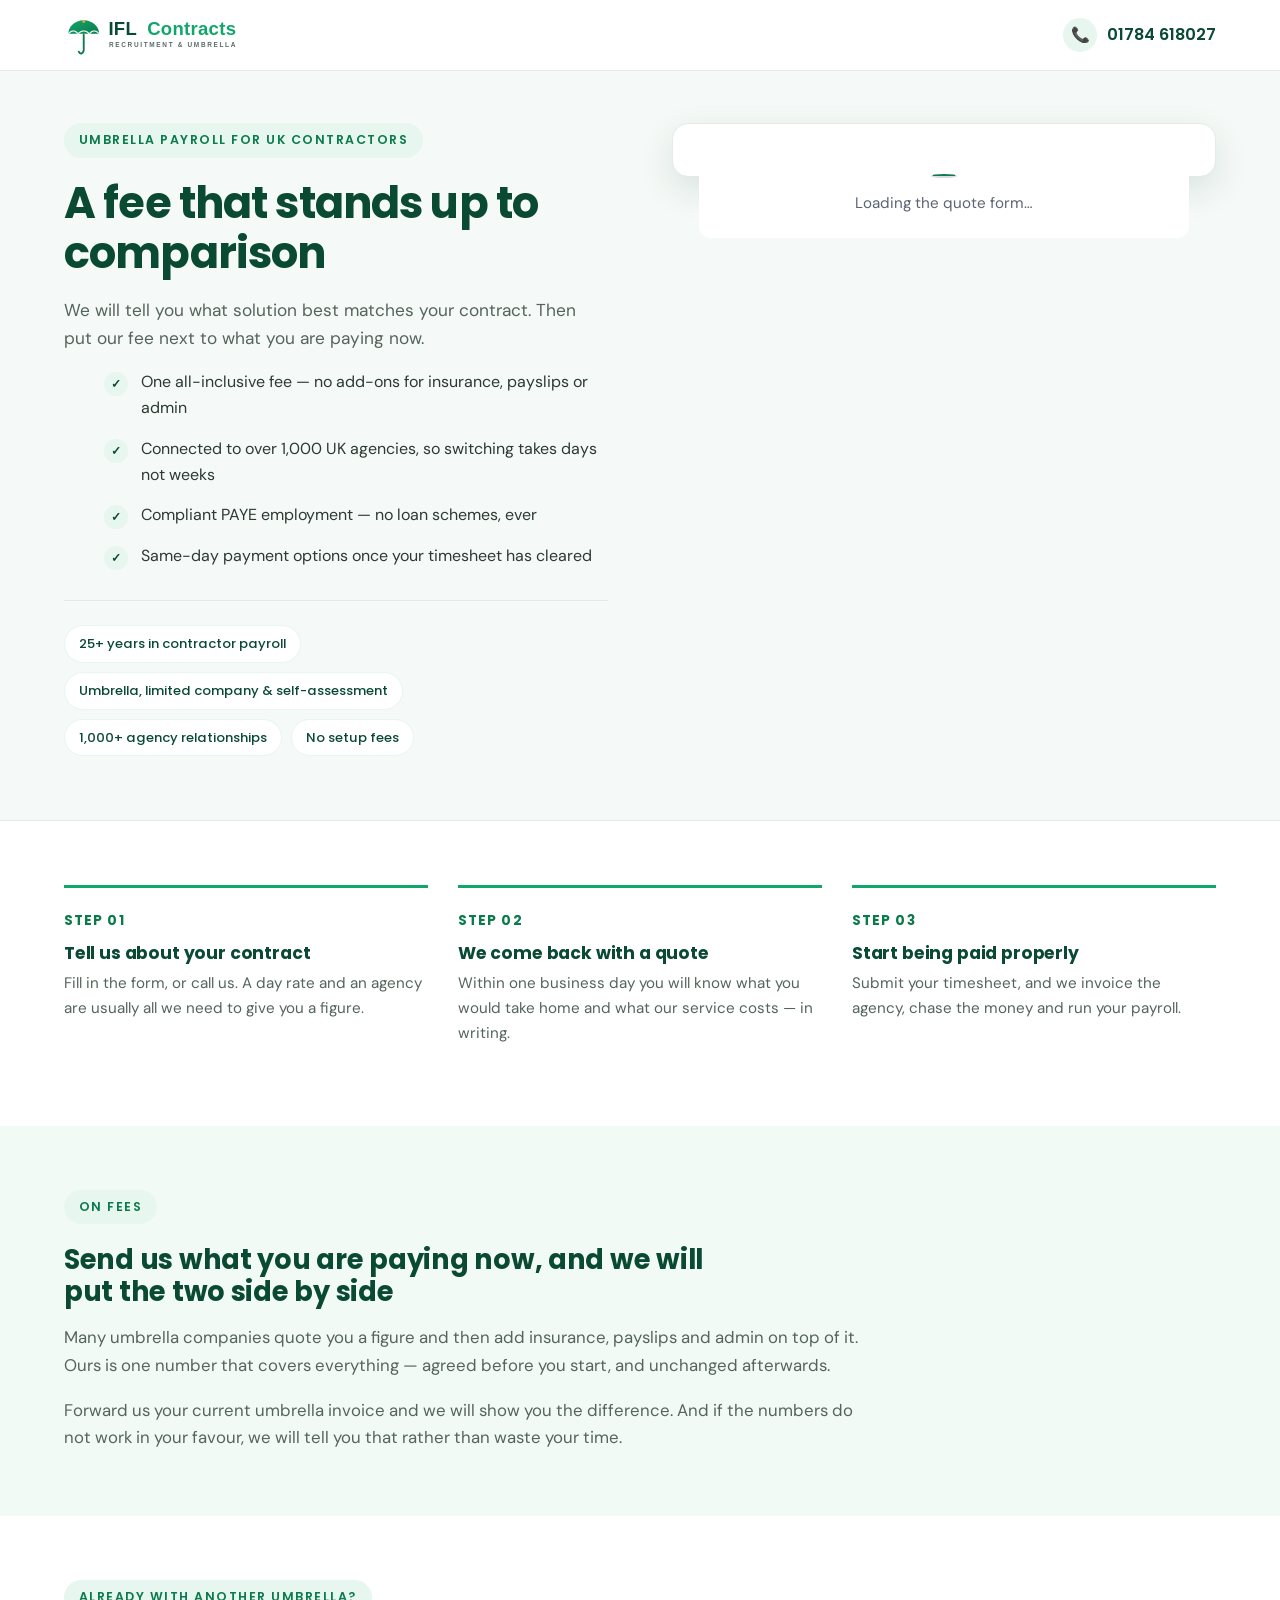
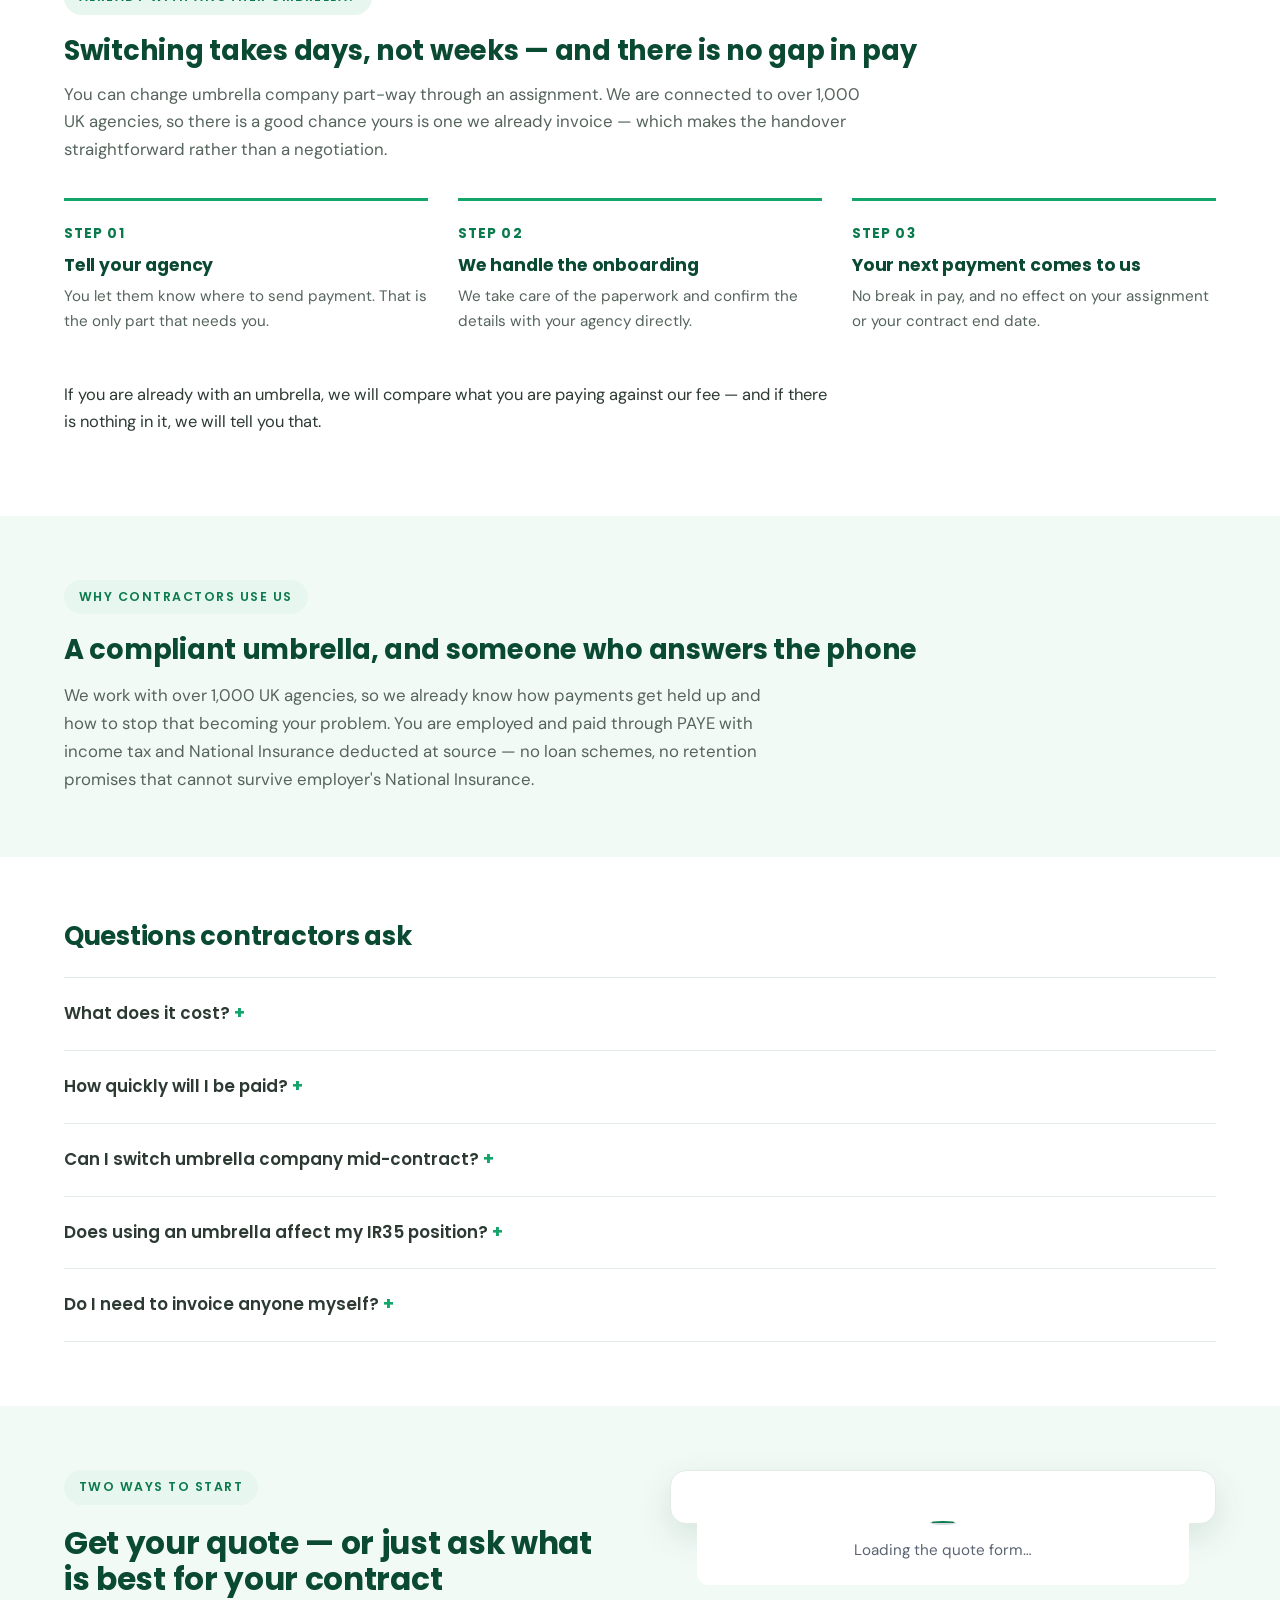
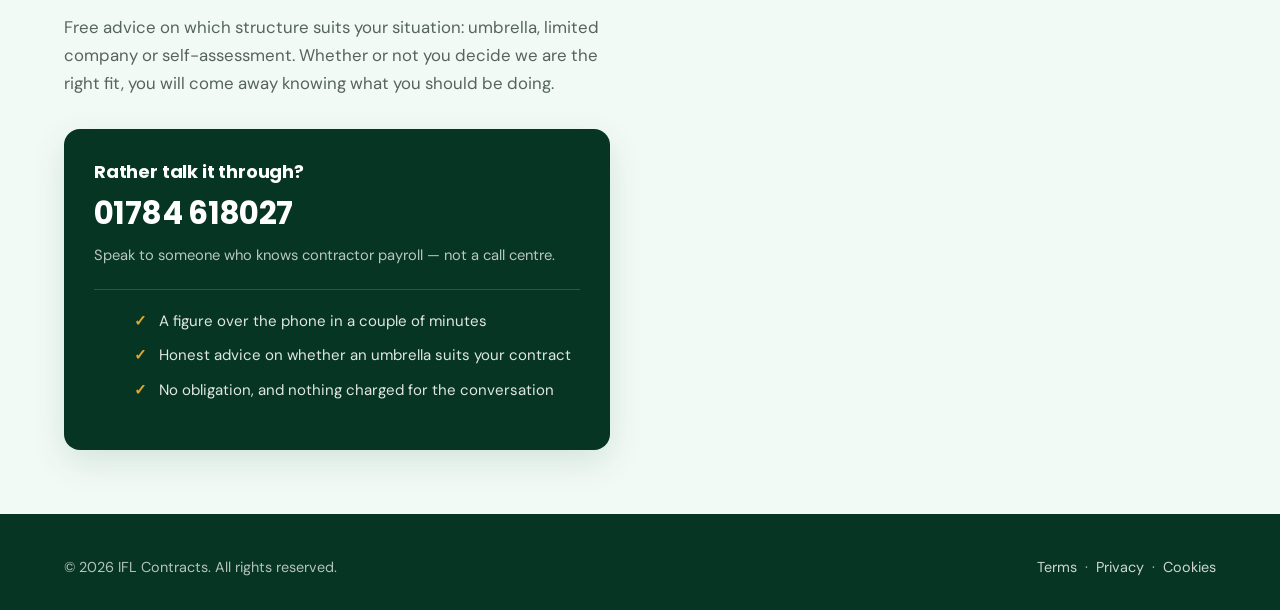
<file: quote/index.html>
<!DOCTYPE html>
<html lang="en-GB">
<head>
  <meta charset="UTF-8">
  <!-- Google Ads page tag. Reports the visit and feeds remarketing. It does
       NOT report the enquiry: the form stores the ad click id and Cortoa sends
       the conversion through Bidsphere, using the customer's own ad account.
       Firing a conversion here as well would count one lead twice. -->
  <script async src="https://www.googletagmanager.com/gtag/js?id=AW-18496074339"></script>
  <script>
    window.dataLayer = window.dataLayer || [];
    function gtag(){dataLayer.push(arguments);}
    gtag('js', new Date());
    gtag('config', 'AW-18496074339');
  </script>
  <meta name="viewport" content="width=device-width, initial-scale=1.0">
  <title>Get a Quote | Umbrella Payroll for Contractors | IFL Contracts</title>
  <meta name="description" content="Get a free quote for compliant umbrella payroll. Tell us about your contract and we will come back to you within one business day.">
  <!-- Paid-search landing page: kept out of the organic index so it does not
       compete with the main site, and so ad traffic is never mixed with organic. -->
  <meta name="robots" content="noindex, follow">
  <link rel="icon" href="../images/favicon.svg" type="image/svg+xml">
  <link rel="preconnect" href="https://fonts.googleapis.com">
  <link rel="preconnect" href="https://fonts.gstatic.com" crossorigin>
  <link href="https://fonts.googleapis.com/css2?family=Poppins:wght@400;500;600;700&family=DM+Sans:wght@400;500;600;700&display=swap" rel="stylesheet">
  <link rel="stylesheet" href="../css/style.css">
  <link rel="stylesheet" href="../css/quote.css">
</head>
<body>

<!-- ===== Minimal header — logo and phone only, no nav ===== -->
<header class="lp-header">
  <div class="container">
    <a href="../" aria-label="IFL Contracts">
      <img src="../images/logo.svg" alt="IFL Contracts">
    </a>
    <a href="tel:+441784618027" class="lp-call">
      <span class="dot">📞</span> 01784 618027
    </a>
  </div>
</header>

<!-- ===== Hero: copy + form ===== -->
<section class="lp-hero">
  <div class="container">

    <div class="lp-copy">
      <span class="lp-eyebrow">Umbrella payroll for UK contractors</span>
      <h1>A fee that stands up to comparison</h1>
      <p class="lp-sub">We will tell you what solution best matches your contract. Then put our fee next to what you are paying now.</p>

      <!-- Part of the same block as the headline. As its own row it sat at the
      top of a row the tall form had stretched, which opened a gap of a couple
      of hundred pixels under the paragraph. -->
      <div class="lp-extra">
        <ul class="lp-points">
          <li>One all-inclusive fee — no add-ons for insurance, payslips or admin</li>
          <li>Connected to over 1,000 UK agencies, so switching takes days not weeks</li>
          <li>Compliant PAYE employment — no loan schemes, ever</li>
          <li>Same-day payment options once your timesheet has cleared</li>
        </ul>
        <div class="lp-trust">
          <span>25+ years in contractor payroll</span>
          <span>Umbrella, limited company &amp; self-assessment</span>
          <span>1,000+ agency relationships</span>
          <span>No setup fees</span>
        </div>
      </div>
    </div>

    <div class="lp-form-col">
      <div class="lp-form-card">

        <!-- Cortoa's own form, mounted by js/cortoa-quote-embed.js.
        There is deliberately no second form behind it: two forms asking
        the same questions would be two sets of answers, with no way to
        tell from the results which one a visitor used. -->
        <div data-cortoa-form="ifl-contracts-quote" data-min-height="560"></div>

      </div>
    </div>

  </div>
</section>

<!-- ===== How it works ===== -->
<section class="lp-section">
  <div class="container">
    <div class="lp-steps">
      <div class="lp-step">
        <div class="n">STEP 01</div>
        <h3>Tell us about your contract</h3>
        <p>Fill in the form, or call us. A day rate and an agency are usually all we need to give you a figure.</p>
      </div>
      <div class="lp-step">
        <div class="n">STEP 02</div>
        <h3>We come back with a quote</h3>
        <p>Within one business day you will know what you would take home and what our service costs — in writing.</p>
      </div>
      <div class="lp-step">
        <div class="n">STEP 03</div>
        <h3>Start being paid properly</h3>
        <p>Submit your timesheet, and we invoice the agency, chase the money and run your payroll.</p>
      </div>
    </div>
  </div>
</section>

<!-- ===== Fee comparison ===== -->
<section class="lp-section lp-section-alt">
  <div class="container">
    <span class="lp-eyebrow">On fees</span>
    <h2 style="font-size:1.7rem; margin-bottom:16px; max-width:36ch;">Send us what you are paying now, and we will put the two side by side</h2>
    <p style="font-size:1.05rem; color:var(--grey-700); max-width:68ch;">Many umbrella companies quote you a figure and then add insurance, payslips and admin on top of it. Ours is one number that covers everything — agreed before you start, and unchanged afterwards.</p>
    <p style="font-size:1.05rem; color:var(--grey-700); max-width:68ch; margin-bottom:0;">Forward us your current umbrella invoice and we will show you the difference. And if the numbers do not work in your favour, we will tell you that rather than waste your time.</p>
  </div>
</section>

<!-- ===== Switching from another umbrella ===== -->
<section class="lp-section">
  <div class="container">
    <span class="lp-eyebrow">Already with another umbrella?</span>
    <h2 style="font-size:1.7rem; margin-bottom:14px;">Switching takes days, not weeks — and there is no gap in pay</h2>
    <p style="font-size:1.05rem; color:var(--grey-700); max-width:68ch; margin-bottom:34px;">You can change umbrella company part-way through an assignment. We are connected to over 1,000 UK agencies, so there is a good chance yours is one we already invoice — which makes the handover straightforward rather than a negotiation.</p>
    <div class="lp-steps">
      <div class="lp-step">
        <div class="n">STEP 01</div>
        <h3>Tell your agency</h3>
        <p>You let them know where to send payment. That is the only part that needs you.</p>
      </div>
      <div class="lp-step">
        <div class="n">STEP 02</div>
        <h3>We handle the onboarding</h3>
        <p>We take care of the paperwork and confirm the details with your agency directly.</p>
      </div>
      <div class="lp-step">
        <div class="n">STEP 03</div>
        <h3>Your next payment comes to us</h3>
        <p>No break in pay, and no effect on your assignment or your contract end date.</p>
      </div>
    </div>
    <p style="margin-top:32px; font-size:1.03rem; color:var(--grey-900); max-width:70ch;">If you are already with an umbrella, we will compare what you are paying against our fee — and if there is nothing in it, we will tell you that.</p>
  </div>
</section>

<!-- ===== Trust ===== -->
<section class="lp-section lp-section-alt">
  <div class="container">
    <div class="lp-copy">
      <span class="lp-eyebrow">Why contractors use us</span>
      <h2 style="font-size:1.7rem; margin-bottom:16px;">A compliant umbrella, and someone who answers the phone</h2>
      <p style="font-size:1.05rem; color:var(--grey-700); max-width:60ch; margin-bottom:0;">We work with over 1,000 UK agencies, so we already know how payments get held up and how to stop that becoming your problem. You are employed and paid through PAYE with income tax and National Insurance deducted at source — no loan schemes, no retention promises that cannot survive employer's National Insurance.</p>
    </div>
  </div>
</section>

<!-- ===== FAQ ===== -->
<section class="lp-section">
  <div class="container">
    <h2 style="font-size:1.6rem; margin-bottom:26px;">Questions contractors ask</h2>
    <div class="lp-faq">
      <details>
        <summary>What does it cost?</summary>
        <div class="lp-faq-body"><p>One fee, agreed before you commit and confirmed in writing. It is deducted from the assignment value before employer costs and your payroll, and everything is included — invoicing, credit control, payroll, payslips and insurance. Nothing is billed on top.</p></div>
      </details>
      <details>
        <summary>How quickly will I be paid?</summary>
        <div class="lp-faq-body"><p>Once your approved timesheet is in and funds have cleared from your agency, payroll runs. Same-day payment options are available — ask when you sign up.</p></div>
      </details>
      <details>
        <summary>Can I switch umbrella company mid-contract?</summary>
        <div class="lp-faq-body"><p>Yes. Nothing stops you changing provider part-way through an assignment. You tell your agency where to send payment, we handle the onboarding, and there is no gap in your pay.</p></div>
      </details>
      <details>
        <summary>Does using an umbrella affect my IR35 position?</summary>
        <div class="lp-faq-body"><p>No. Your status is decided by the end client and the working practices of the assignment. Because you are paid through PAYE as an employee, the disguised remuneration exposure IR35 targets does not arise. Read more on our <a href="../umbrella.html">umbrella page</a>.</p></div>
      </details>
      <details>
        <summary>Do I need to invoice anyone myself?</summary>
        <div class="lp-faq-body"><p>No. We raise the invoices on your agency, allocate the payments when they arrive, and chase anything overdue. Submitting a timesheet is the extent of your admin.</p></div>
      </details>
    </div>
  </div>
</section>

<!-- ===== Bottom conversion: form and phone as equal options ===== -->
<section class="lp-section lp-section-alt" id="get-quote">
  <div class="container">
    <div class="lp-cta-grid">

      <div class="lp-cta-copy">
        <span class="lp-eyebrow">Two ways to start</span>
        <h2>Get your quote — or just ask what is best for your contract</h2>
        <p>Free advice on which structure suits your situation: umbrella, limited company or self-assessment. Whether or not you decide we are the right fit, you will come away knowing what you should be doing.</p>

        <div class="lp-call-panel">
          <h3>Rather talk it through?</h3>
          <a href="tel:+441784618027" class="lp-call-big">01784 618027</a>
          <p class="lp-call-note">Speak to someone who knows contractor payroll — not a call centre.</p>
          <ul>
            <li>A figure over the phone in a couple of minutes</li>
            <li>Honest advice on whether an umbrella suits your contract</li>
            <li>No obligation, and nothing charged for the conversation</li>
          </ul>
        </div>
      </div>

      <div class="lp-form-col">
        <div class="lp-form-card">

          <!-- Cortoa's own form, mounted by js/cortoa-quote-embed.js.
          There is deliberately no second form behind it: two forms asking
          the same questions would be two sets of answers, with no way to
          tell from the results which one a visitor used. -->
          <div data-cortoa-form="ifl-contracts-quote" data-min-height="560"></div>

        </div>
      </div>

    </div>
  </div>
</section>

<!-- ===== Footer (minimal) ===== -->
<footer class="lp-footer">
  <div class="container">
    <div>© <span id="lpYear">2026</span> IFL Contracts. All rights reserved.</div>
    <div>
      <a href="../terms.html">Terms</a> &nbsp;·&nbsp;
      <a href="../privacy.html">Privacy</a> &nbsp;·&nbsp;
      <a href="../privacy.html#cookies">Cookies</a>
    </div>
  </div>
</footer>

<script src="../js/cortoa-quote-embed.js"></script>
<script>
  var yearEl = document.getElementById("lpYear");
  if (yearEl) yearEl.textContent = new Date().getFullYear();
</script>
</body>
</html>
</file>
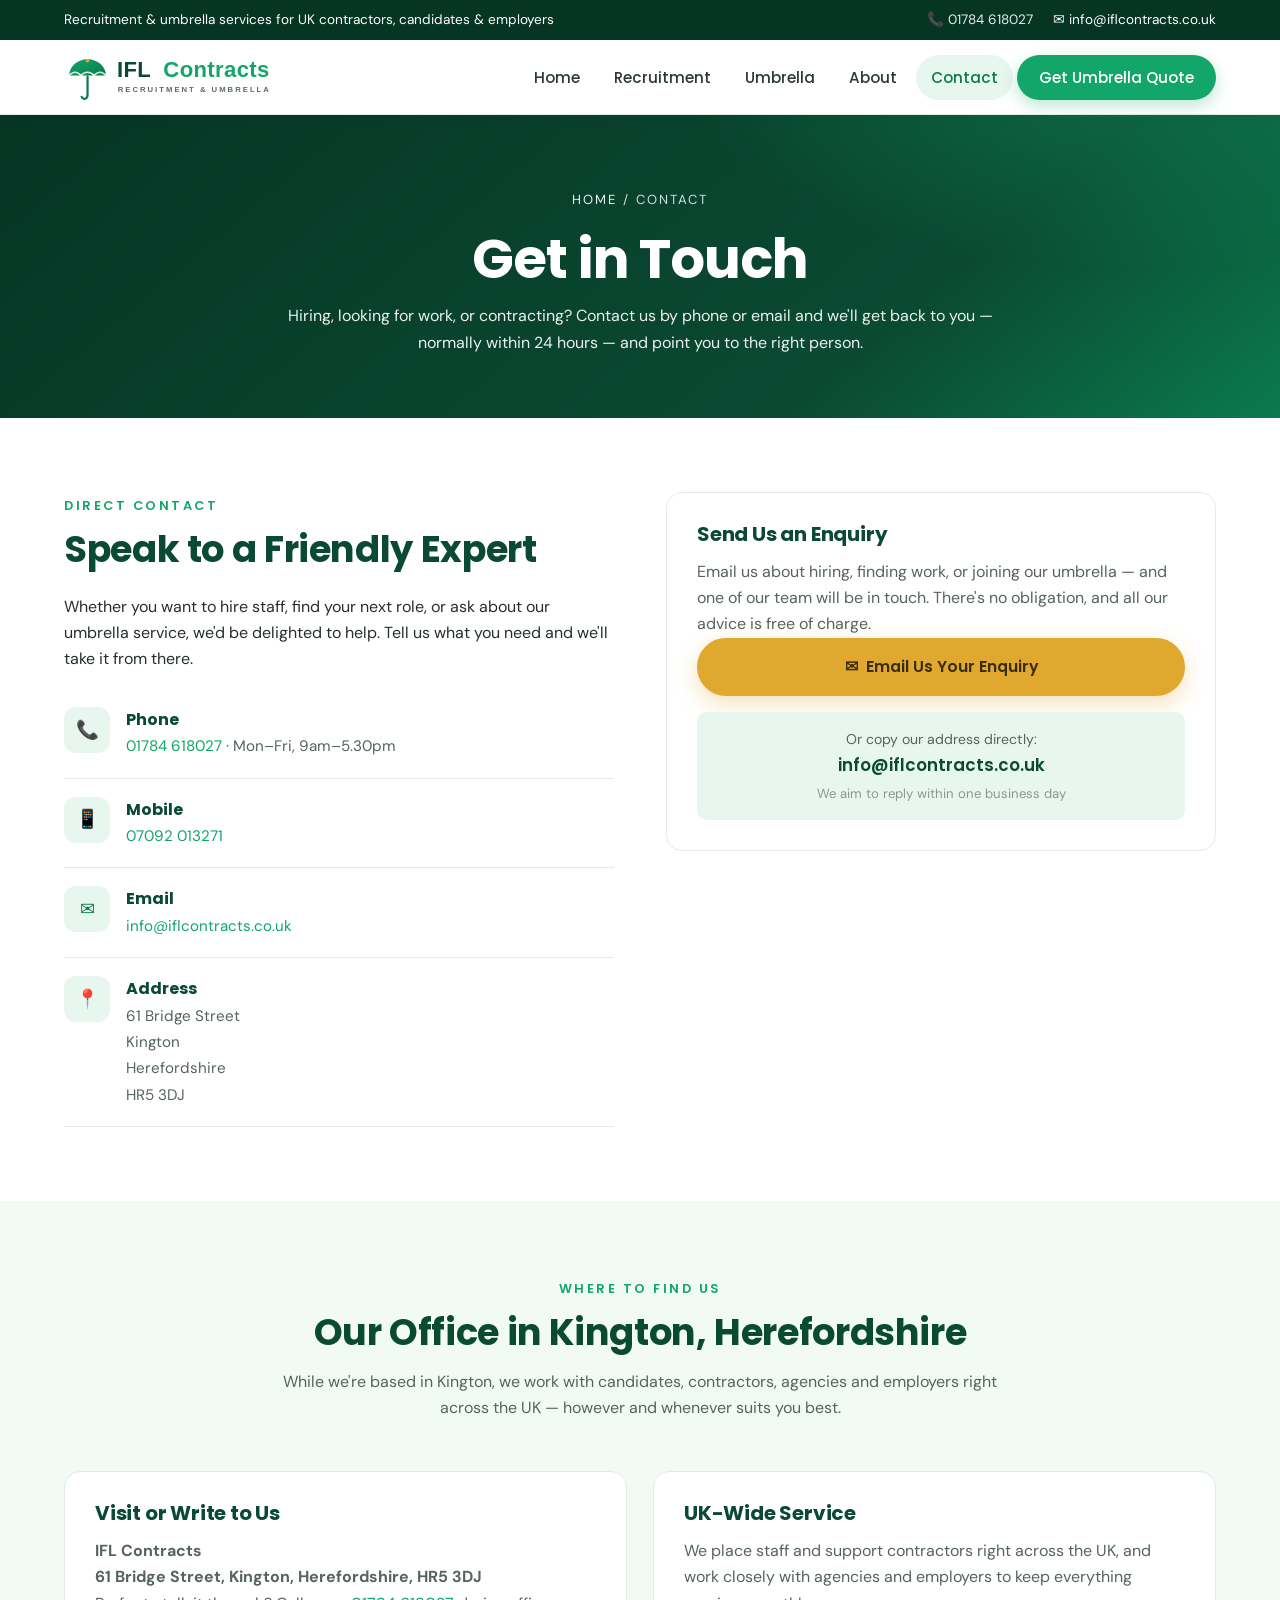
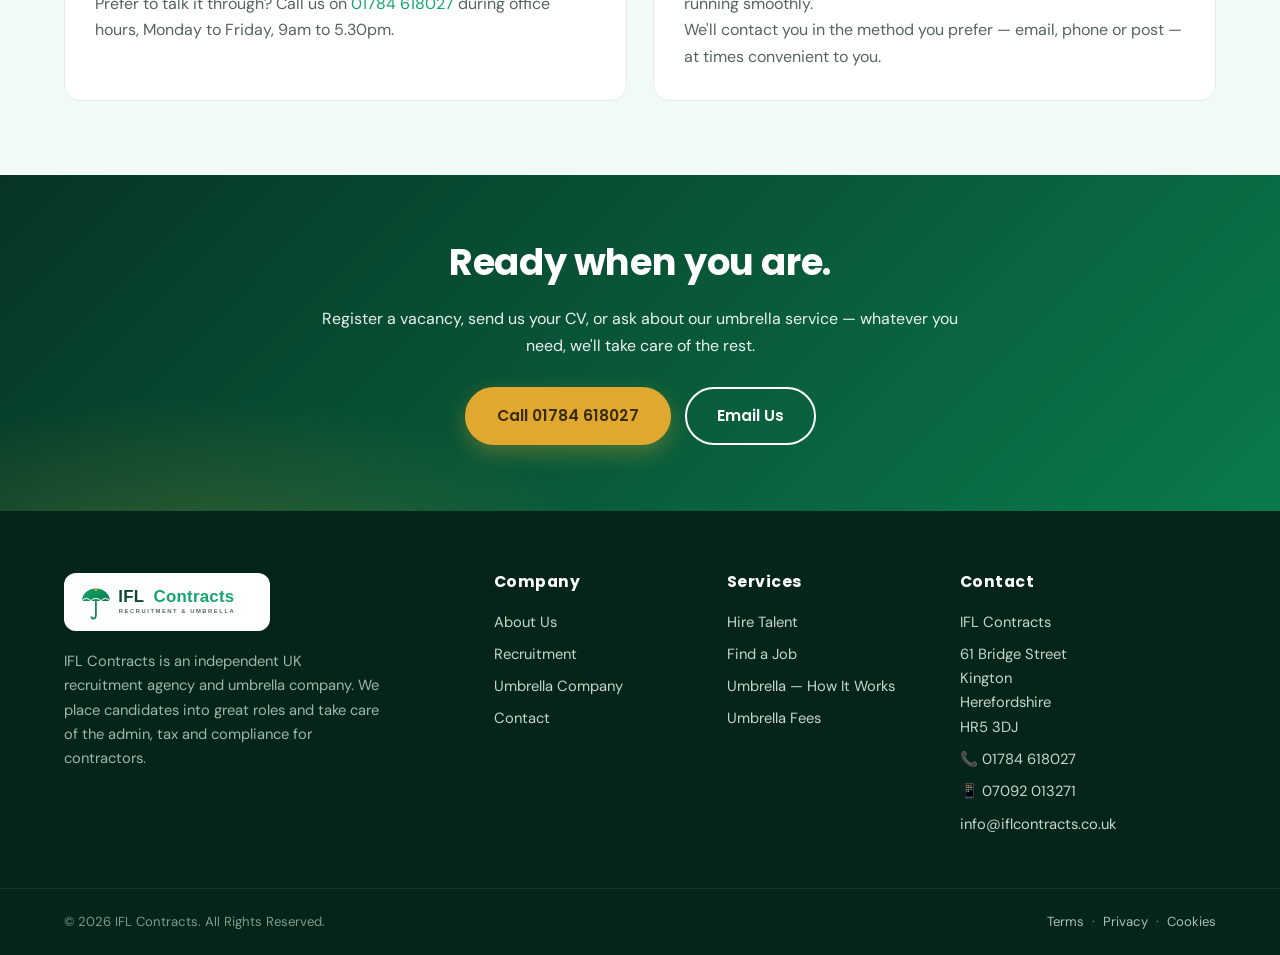
<file: contact.html>
<!DOCTYPE html>
<html lang="en-GB">
<head>
  <meta charset="UTF-8">
  <!-- Google tag (gtag.js) -->
  <script async src="https://www.googletagmanager.com/gtag/js?id=AW-18496074339"></script>
  <script>
    window.dataLayer = window.dataLayer || [];
    function gtag(){dataLayer.push(arguments);}
    gtag('js', new Date());
    gtag('config', 'AW-18496074339');
  </script>
  <meta name="viewport" content="width=device-width, initial-scale=1.0">
  <title>Contact Us — IFL Contracts | Recruitment &amp; Umbrella</title>
  <meta name="description" content="Contact IFL Contracts — UK recruitment agency and umbrella company. Call 01784 618027, email info@iflcontracts.co.uk, or visit us in Kington, Herefordshire.">
  <link rel="icon" href="images/favicon.svg" type="image/svg+xml">
  <link rel="preconnect" href="https://fonts.googleapis.com">
  <link rel="preconnect" href="https://fonts.gstatic.com" crossorigin>
  <link href="https://fonts.googleapis.com/css2?family=Poppins:wght@400;500;600;700&family=DM+Sans:wght@400;500;600;700&display=swap" rel="stylesheet">
  <link rel="stylesheet" href="css/style.css">
</head>
<body>

<div class="topbar">
  <div class="container">
    <div>Recruitment &amp; umbrella services for UK contractors, candidates &amp; employers</div>
    <div class="links">
      <span>📞 01784 618027</span>
      <a href="mailto:info@iflcontracts.co.uk">✉ info@iflcontracts.co.uk</a>
    </div>
  </div>
</div>

<header class="site-header">
  <div class="container">
    <a href="index.html" class="brand"><img src="images/logo.svg" alt="IFL Contracts — Recruitment &amp; Umbrella Services"></a>
    <button class="nav-toggle" aria-label="Toggle navigation"><span></span><span></span><span></span></button>
    <nav class="main-nav">
      <a href="index.html">Home</a>
      <a href="recruitment.html">Recruitment</a>
      <a href="umbrella.html">Umbrella</a>
      <a href="about.html">About</a>
      <a href="contact.html" class="active">Contact</a>
      <a href="quote/" class="nav-cta">Get Umbrella Quote</a>
    </nav>
  </div>
</header>

<section class="page-header">
  <div class="container">
    <div class="breadcrumb"><a href="index.html">Home</a> / Contact</div>
    <h1>Get in Touch</h1>
    <p>Hiring, looking for work, or contracting? Contact us by phone or email and we'll get back to you — normally within 24 hours — and point you to the right person.</p>
  </div>
</section>

<!-- ===== Contact + form ===== -->
<section>
  <div class="container">
    <div class="content-grid" style="align-items:start;">

      <!-- Details -->
      <div>
        <span class="eyebrow">Direct Contact</span>
        <h2>Speak to a Friendly Expert</h2>
        <p>Whether you want to hire staff, find your next role, or ask about our umbrella service, we'd be delighted to help. Tell us what you need and we'll take it from there.</p>

        <div class="contact-row">
          <div class="icon">📞</div>
          <div>
            <strong>Phone</strong>
            <span><a href="tel:+441784618027">01784 618027</a> · Mon–Fri, 9am–5.30pm</span>
          </div>
        </div>
        <div class="contact-row">
          <div class="icon">📱</div>
          <div>
            <strong>Mobile</strong>
            <span><a href="tel:+447092013271">07092 013271</a></span>
          </div>
        </div>
        <div class="contact-row">
          <div class="icon">✉</div>
          <div>
            <strong>Email</strong>
            <span><a href="mailto:info@iflcontracts.co.uk">info@iflcontracts.co.uk</a></span>
          </div>
        </div>
        <div class="contact-row">
          <div class="icon">📍</div>
          <div>
            <strong>Address</strong>
            <span>61 Bridge Street<br>Kington<br>Herefordshire<br>HR5 3DJ</span>
          </div>
        </div>
      </div>

      <!-- Enquiry card -->
      <div class="card">
        <h3>Send Us an Enquiry</h3>
        <p style="color:var(--grey-700);">Email us about hiring, finding work, or joining our umbrella — and one of our team will be in touch. There's no obligation, and all our advice is free of charge.</p>
        <a href="mailto:info@iflcontracts.co.uk?subject=Website%20Enquiry&body=Hello%2C%0A%0AI%27d%20like%20to%20enquire%20about%3A%20(recruitment%20%2F%20finding%20work%20%2F%20umbrella%20service)%0A%0APlease%20get%20in%20touch%20to%20discuss%20further.%0A%0AKind%20regards" class="btn btn-gold" style="width:100%; text-align:center; display:block;">✉&nbsp; Email Us Your Enquiry</a>
        <div style="margin-top:16px; padding:14px 16px; background:var(--green-light); border-radius:var(--radius-sm); text-align:center;">
          <span style="font-size:0.88rem; color:var(--grey-700);">Or copy our address directly:</span><br>
          <a href="mailto:info@iflcontracts.co.uk" style="font-family:'Poppins',sans-serif; font-weight:600; color:var(--green-dark); font-size:1.05rem;">info@iflcontracts.co.uk</a>
          <br><span style="font-size:0.82rem; color:var(--grey-500);">We aim to reply within one business day</span>
        </div>

        <!--
        <form action="https://formspree.io/f/your-form-id" method="POST">
          <div class="field">
            <label for="name">Full Name</label>
            <input type="text" id="name" name="name" required>
          </div>
          <div class="field">
            <label for="email">Email Address</label>
            <input type="email" id="email" name="email" required>
          </div>
          <div class="field">
            <label for="phone">Phone Number</label>
            <input type="tel" id="phone" name="phone">
          </div>
          <div class="field">
            <label for="preferred">Preferred Contact Method</label>
            <select id="preferred" name="preferred_contact">
              <option>Email</option>
              <option>Phone</option>
              <option>Post</option>
            </select>
          </div>
          <div class="field">
            <label for="message">How Can We Help?</label>
            <textarea id="message" name="message" placeholder="Tell us about your contract — daily rate, duration, and any questions you have."></textarea>
          </div>
          <button type="submit" class="btn btn-gold" style="width:100%;">Send Enquiry</button>
          <p style="font-size:0.82rem; color:var(--grey-500); margin-top:14px; margin-bottom:0;">By submitting, you agree to us contacting you about your enquiry. See our <a href="privacy.html">Privacy Policy</a>.</p>
        </form>
        -->
      </div>

    </div>
  </div>
</section>

<!-- ===== Location ===== -->
<section class="section-tint">
  <div class="container">
    <div class="text-center">
      <span class="eyebrow">Where to Find Us</span>
      <h2 class="section-title">Our Office in Kington, Herefordshire</h2>
      <p class="section-sub">While we're based in Kington, we work with candidates, contractors, agencies and employers right across the UK — however and whenever suits you best.</p>
    </div>
    <div class="grid grid-2">
      <div class="card">
        <h3>Visit or Write to Us</h3>
        <p><strong>IFL Contracts<br>61 Bridge Street, Kington, Herefordshire, HR5 3DJ</strong></p>
        <p>Prefer to talk it through? Call us on <a href="tel:+441784618027">01784 618027</a> during office hours, Monday to Friday, 9am to 5.30pm.</p>
      </div>
      <div class="card">
        <h3>UK-Wide Service</h3>
        <p>We place staff and support contractors right across the UK, and work closely with agencies and employers to keep everything running smoothly.</p>
        <p>We'll contact you in the method you prefer — email, phone or post — at times convenient to you.</p>
      </div>
    </div>
  </div>
</section>

<!-- ===== CTA ===== -->
<section class="cta-banner">
  <div class="container">
    <h2>Ready when you are.</h2>
    <p>Register a vacancy, send us your CV, or ask about our umbrella service — whatever you need, we'll take care of the rest.</p>
    <div class="actions">
      <a href="tel:+441784618027" class="btn btn-gold">Call 01784 618027</a>
      <a href="mailto:info@iflcontracts.co.uk" class="btn btn-outline" style="color:#fff;border-color:#fff;">Email Us</a>
    </div>
  </div>
</section>

<footer class="site-footer">
  <div class="container">
    <div class="footer-brand">
      <img src="images/logo.svg" alt="IFL Contracts">
      <p>IFL Contracts is an independent UK recruitment agency and umbrella company. We place candidates into great roles and take care of the admin, tax and compliance for contractors.</p>
    </div>
    <div>
      <h4>Company</h4>
      <ul>
        <li><a href="about.html">About Us</a></li>
        <li><a href="recruitment.html">Recruitment</a></li>
        <li><a href="umbrella.html">Umbrella Company</a></li>
        <li><a href="contact.html">Contact</a></li>
      </ul>
    </div>
    <div>
      <h4>Services</h4>
      <ul>
        <li><a href="recruitment.html">Hire Talent</a></li>
        <li><a href="recruitment.html">Find a Job</a></li>
        <li><a href="umbrella.html#how-it-works">Umbrella — How It Works</a></li>
        <li><a href="pricing.html">Umbrella Fees</a></li>
      </ul>
    </div>
    <div>
      <h4>Contact</h4>
      <ul>
        <li>IFL Contracts</li>
        <li>61 Bridge Street<br>Kington<br>Herefordshire<br>HR5 3DJ</li>
        <li>📞 01784 618027</li>
        <li>📱 07092 013271</li>
        <li><a href="mailto:info@iflcontracts.co.uk">info@iflcontracts.co.uk</a></li>
      </ul>
    </div>
  </div>
  <div class="footer-bottom">
    <div class="container">
      <div>© <span id="year"></span> IFL Contracts. All Rights Reserved.</div>
      <div>
        <a href="terms.html">Terms</a> &nbsp;·&nbsp;
        <a href="privacy.html">Privacy</a> &nbsp;·&nbsp;
        <a href="privacy.html#cookies">Cookies</a>
      </div>
    </div>
  </div>
</footer>

<script src="js/site.js"></script>
</body>
</html>
</file>
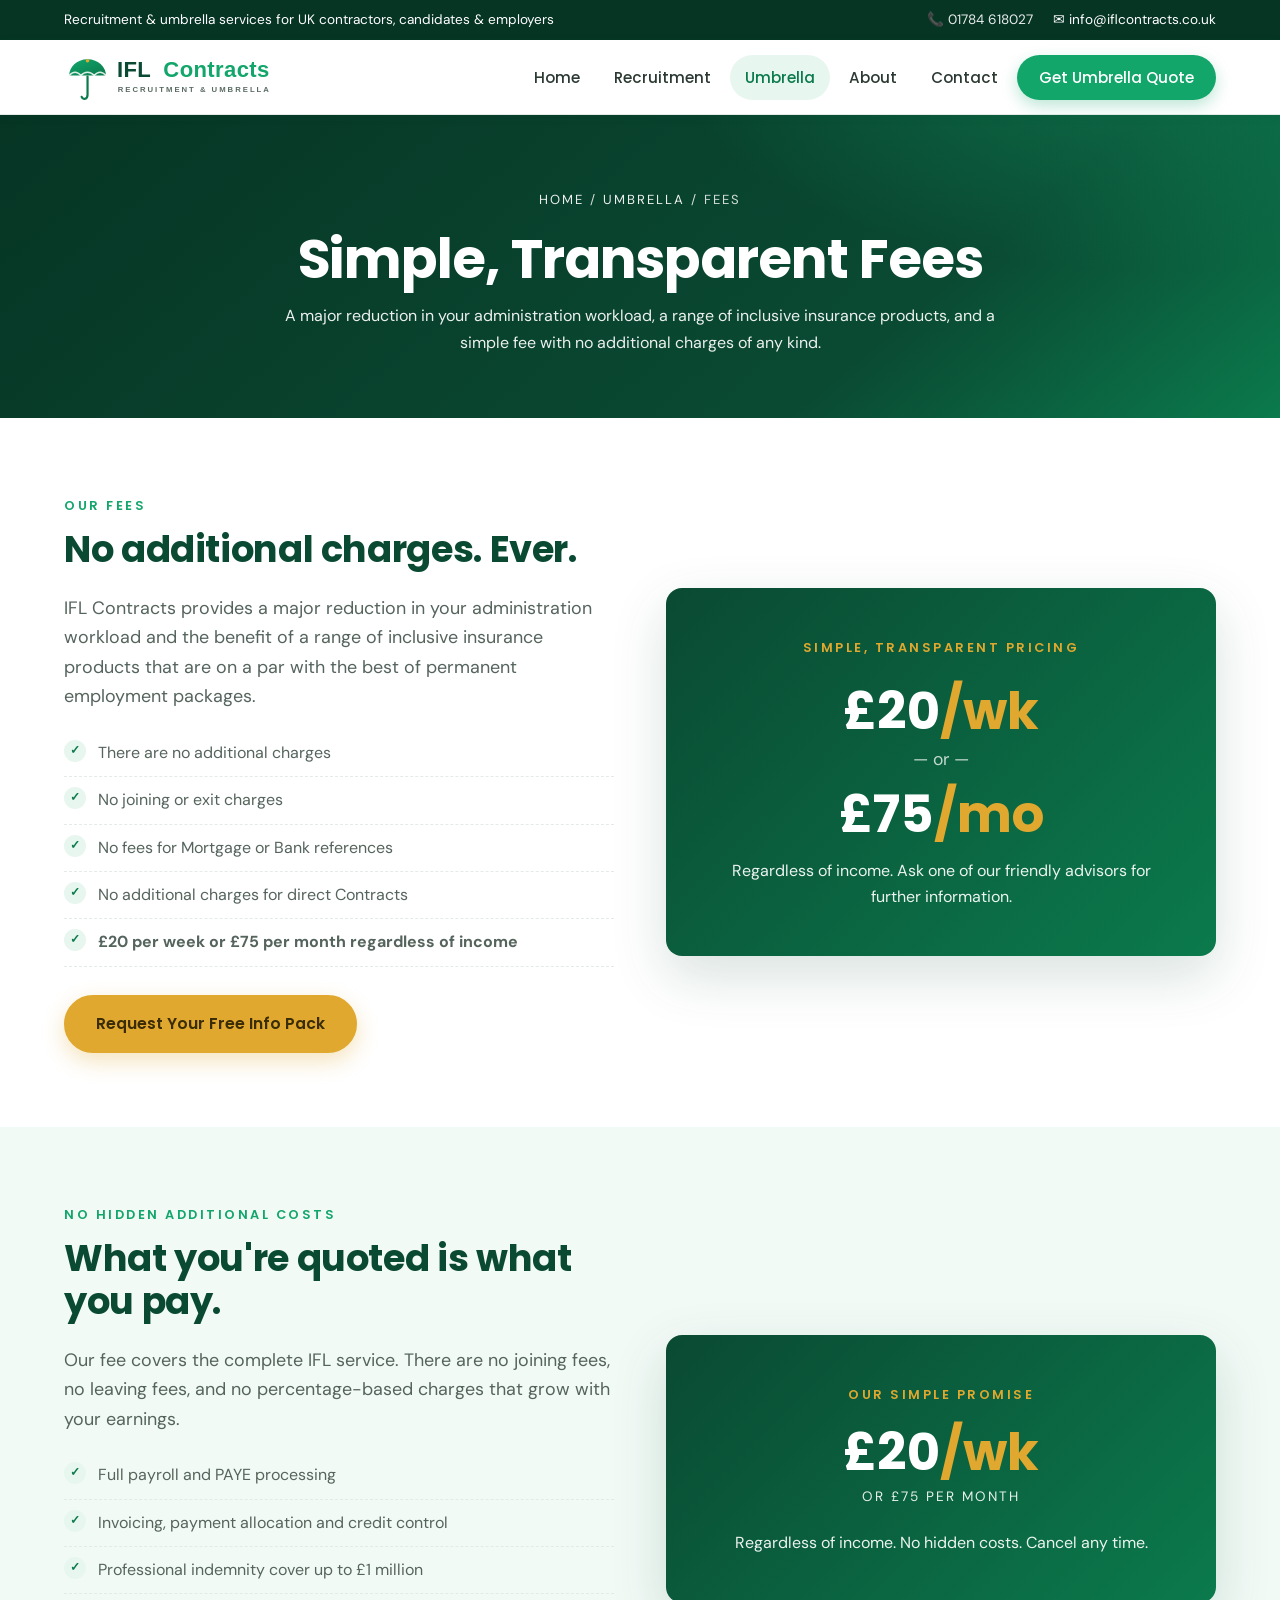
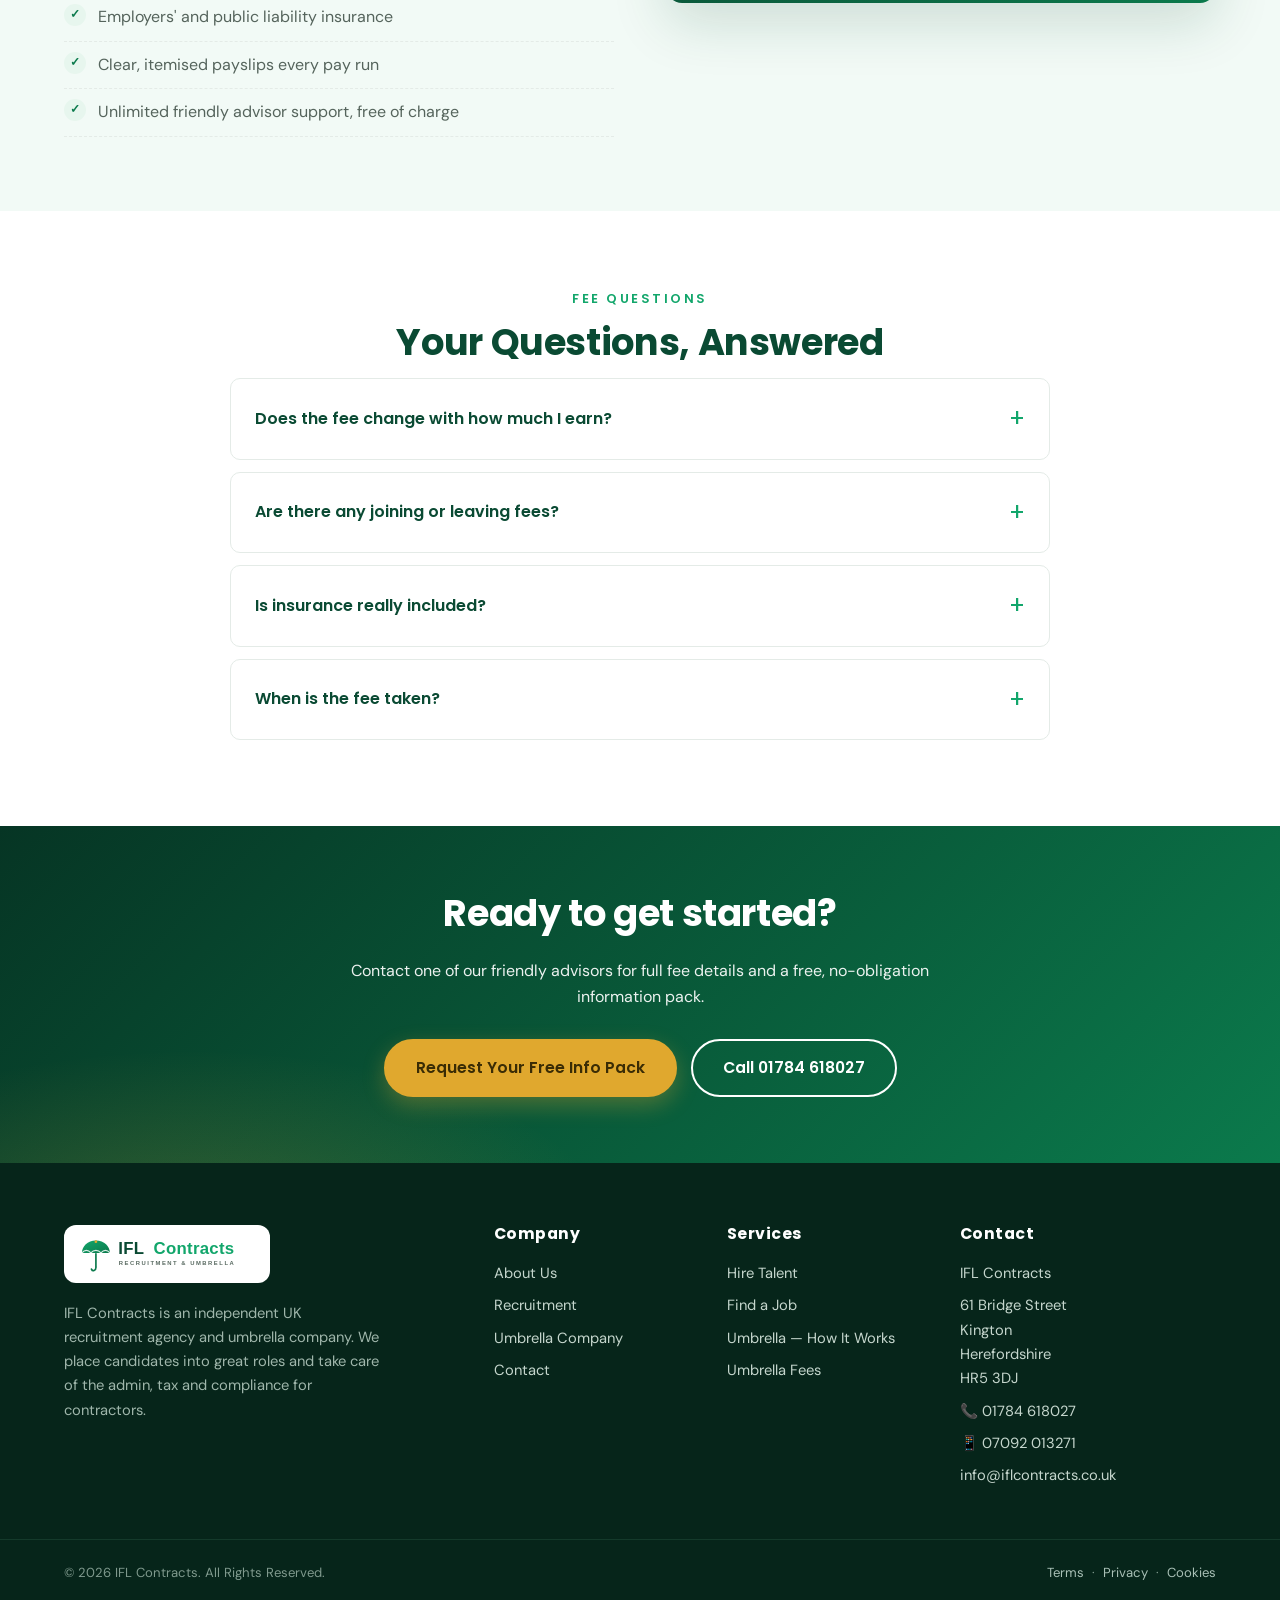
<file: pricing.html>
<!DOCTYPE html>
<html lang="en-GB">
<head>
  <meta charset="UTF-8">
  <!-- Google tag (gtag.js) -->
  <script async src="https://www.googletagmanager.com/gtag/js?id=AW-18496074339"></script>
  <script>
    window.dataLayer = window.dataLayer || [];
    function gtag(){dataLayer.push(arguments);}
    gtag('js', new Date());
    gtag('config', 'AW-18496074339');
  </script>
  <meta name="viewport" content="width=device-width, initial-scale=1.0">
  <title>Umbrella Fees — IFL Contracts</title>
  <meta name="description" content="Simple, transparent umbrella company fees from IFL Contracts — £20 per week or £75 per month regardless of income, with no hidden or additional costs.">
  <link rel="icon" href="images/favicon.svg" type="image/svg+xml">
  <link rel="preconnect" href="https://fonts.googleapis.com">
  <link rel="preconnect" href="https://fonts.gstatic.com" crossorigin>
  <link href="https://fonts.googleapis.com/css2?family=Poppins:wght@400;500;600;700&family=DM+Sans:wght@400;500;600;700&display=swap" rel="stylesheet">
  <link rel="stylesheet" href="css/style.css">
</head>
<body>

<div class="topbar">
  <div class="container">
    <div>Recruitment &amp; umbrella services for UK contractors, candidates &amp; employers</div>
    <div class="links">
      <span>📞 01784 618027</span>
      <a href="mailto:info@iflcontracts.co.uk">✉ info@iflcontracts.co.uk</a>
    </div>
  </div>
</div>

<header class="site-header">
  <div class="container">
    <a href="index.html" class="brand"><img src="images/logo.svg" alt="IFL Contracts — Recruitment &amp; Umbrella Services"></a>
    <button class="nav-toggle" aria-label="Toggle navigation"><span></span><span></span><span></span></button>
    <nav class="main-nav">
      <a href="index.html">Home</a>
      <a href="recruitment.html">Recruitment</a>
      <a href="umbrella.html" class="active">Umbrella</a>
      <a href="about.html">About</a>
      <a href="contact.html">Contact</a>
      <a href="quote/" class="nav-cta">Get Umbrella Quote</a>
    </nav>
  </div>
</header>

<section class="page-header">
  <div class="container">
    <div class="breadcrumb"><a href="index.html">Home</a> / <a href="umbrella.html">Umbrella</a> / Fees</div>
    <h1>Simple, Transparent Fees</h1>
    <p>A major reduction in your administration workload, a range of inclusive insurance products, and a simple fee with no additional charges of any kind.</p>
  </div>
</section>

<!-- ===== Pricing ===== -->
<section>
  <div class="container">
    <div class="content-grid">
      <div>
        <span class="eyebrow">Our Fees</span>
        <h2>No additional charges. Ever.</h2>
        <p class="lead-in">IFL Contracts provides a major reduction in your administration workload and the benefit of a range of inclusive insurance products that are on a par with the best of permanent employment packages.</p>
        <ul class="tick-list">
          <li>There are no additional charges</li>
          <li>No joining or exit charges</li>
          <li>No fees for Mortgage or Bank references</li>
          <li>No additional charges for direct Contracts</li>
          <li><strong>£20 per week or £75 per month regardless of income</strong></li>
        </ul>
        <a href="contact.html" class="btn btn-gold" style="margin-top:28px;">Request Your Free Info Pack</a>
      </div>
      <div>
        <div class="fee-band" style="grid-template-columns:1fr;">
          <div class="text-center">
            <span class="eyebrow" style="color:#E0A82E;">Simple, Transparent Pricing</span>
            <div class="fee-item" style="margin:16px 0 8px;">
              <div class="amount">£20<span>/wk</span></div>
            </div>
            <div style="opacity:.75; margin-bottom:14px; font-size:1.1rem; color:#fff;">— or —</div>
            <div class="fee-item">
              <div class="amount">£75<span>/mo</span></div>
            </div>
            <p style="opacity:.92; margin-top:18px; margin-bottom:0;">Regardless of income. Ask one of our friendly advisors for further information.</p>
          </div>
        </div>
      </div>
    </div>
  </div>
</section>

<!-- ===== What's included ===== -->
<section class="section-tint">
  <div class="container">
    <div class="content-grid">
      <div>
        <span class="eyebrow">No Hidden Additional Costs</span>
        <h2>What you're quoted is what you pay.</h2>
        <p class="lead-in">Our fee covers the complete IFL service. There are no joining fees, no leaving fees, and no percentage-based charges that grow with your earnings.</p>
        <ul class="tick-list">
          <li>Full payroll and PAYE processing</li>
          <li>Invoicing, payment allocation and credit control</li>
          <li>Professional indemnity cover up to £1 million</li>
          <li>Employers' and public liability insurance</li>
          <li>Clear, itemised payslips every pay run</li>
          <li>Unlimited friendly advisor support, free of charge</li>
        </ul>
      </div>
      <div>
        <div class="fee-band" style="grid-template-columns:1fr;">
          <div class="text-center">
            <span class="eyebrow" style="color:#E0A82E;">Our Simple Promise</span>
            <div class="fee-item" style="margin:10px 0 22px;">
              <div class="amount">£20<span>/wk</span></div>
              <div class="per">or £75 per month</div>
            </div>
            <p style="opacity:.92; margin:0;">Regardless of income. No hidden costs. Cancel any time.</p>
          </div>
        </div>
      </div>
    </div>
  </div>
</section>

<!-- ===== FAQ ===== -->
<section>
  <div class="container">
    <div class="text-center">
      <span class="eyebrow">Fee Questions</span>
      <h2 class="section-title">Your Questions, Answered</h2>
    </div>
    <div class="faq">
      <details class="faq-item">
        <summary>Does the fee change with how much I earn?</summary>
        <div class="faq-body"><p>No. Our fee is a flat £20 per week or £75 per month regardless of your income. Unlike percentage-based providers, your fee never rises just because you earn more.</p></div>
      </details>
      <details class="faq-item">
        <summary>Are there any joining or leaving fees?</summary>
        <div class="faq-body"><p>No. There are no set-up fees and no exit fees. You can join and leave whenever you wish, with no strings attached.</p></div>
      </details>
      <details class="faq-item">
        <summary>Is insurance really included?</summary>
        <div class="faq-body"><p>Yes. Professional indemnity, employers' liability and public liability cover are all included as standard. If you need additional protection, we can arrange it to suit your role.</p></div>
      </details>
      <details class="faq-item">
        <summary>When is the fee taken?</summary>
        <div class="faq-body"><p>The fee is deducted as part of each pay run, and shown clearly on your itemised payslip so you always know exactly what you've paid.</p></div>
      </details>
    </div>
  </div>
</section>

<!-- ===== CTA ===== -->
<section class="cta-banner">
  <div class="container">
    <h2>Ready to get started?</h2>
    <p>Contact one of our friendly advisors for full fee details and a free, no-obligation information pack.</p>
    <div class="actions">
      <a href="contact.html" class="btn btn-gold">Request Your Free Info Pack</a>
      <a href="tel:+441784618027" class="btn btn-outline" style="color:#fff;border-color:#fff;">Call 01784 618027</a>
    </div>
  </div>
</section>

<footer class="site-footer">
  <div class="container">
    <div class="footer-brand">
      <img src="images/logo.svg" alt="IFL Contracts">
      <p>IFL Contracts is an independent UK recruitment agency and umbrella company. We place candidates into great roles and take care of the admin, tax and compliance for contractors.</p>
    </div>
    <div>
      <h4>Company</h4>
      <ul>
        <li><a href="about.html">About Us</a></li>
        <li><a href="recruitment.html">Recruitment</a></li>
        <li><a href="umbrella.html">Umbrella Company</a></li>
        <li><a href="contact.html">Contact</a></li>
      </ul>
    </div>
    <div>
      <h4>Services</h4>
      <ul>
        <li><a href="recruitment.html">Hire Talent</a></li>
        <li><a href="recruitment.html">Find a Job</a></li>
        <li><a href="umbrella.html#how-it-works">Umbrella — How It Works</a></li>
        <li><a href="pricing.html">Umbrella Fees</a></li>
      </ul>
    </div>
    <div>
      <h4>Contact</h4>
      <ul>
        <li>IFL Contracts</li>
        <li>61 Bridge Street<br>Kington<br>Herefordshire<br>HR5 3DJ</li>
        <li>📞 01784 618027</li>
        <li>📱 07092 013271</li>
        <li><a href="mailto:info@iflcontracts.co.uk">info@iflcontracts.co.uk</a></li>
      </ul>
    </div>
  </div>
  <div class="footer-bottom">
    <div class="container">
      <div>© <span id="year"></span> IFL Contracts. All Rights Reserved.</div>
      <div>
        <a href="terms.html">Terms</a> &nbsp;·&nbsp;
        <a href="privacy.html">Privacy</a> &nbsp;·&nbsp;
        <a href="privacy.html#cookies">Cookies</a>
      </div>
    </div>
  </div>
</footer>

<script src="js/site.js"></script>
</body>
</html>
</file>
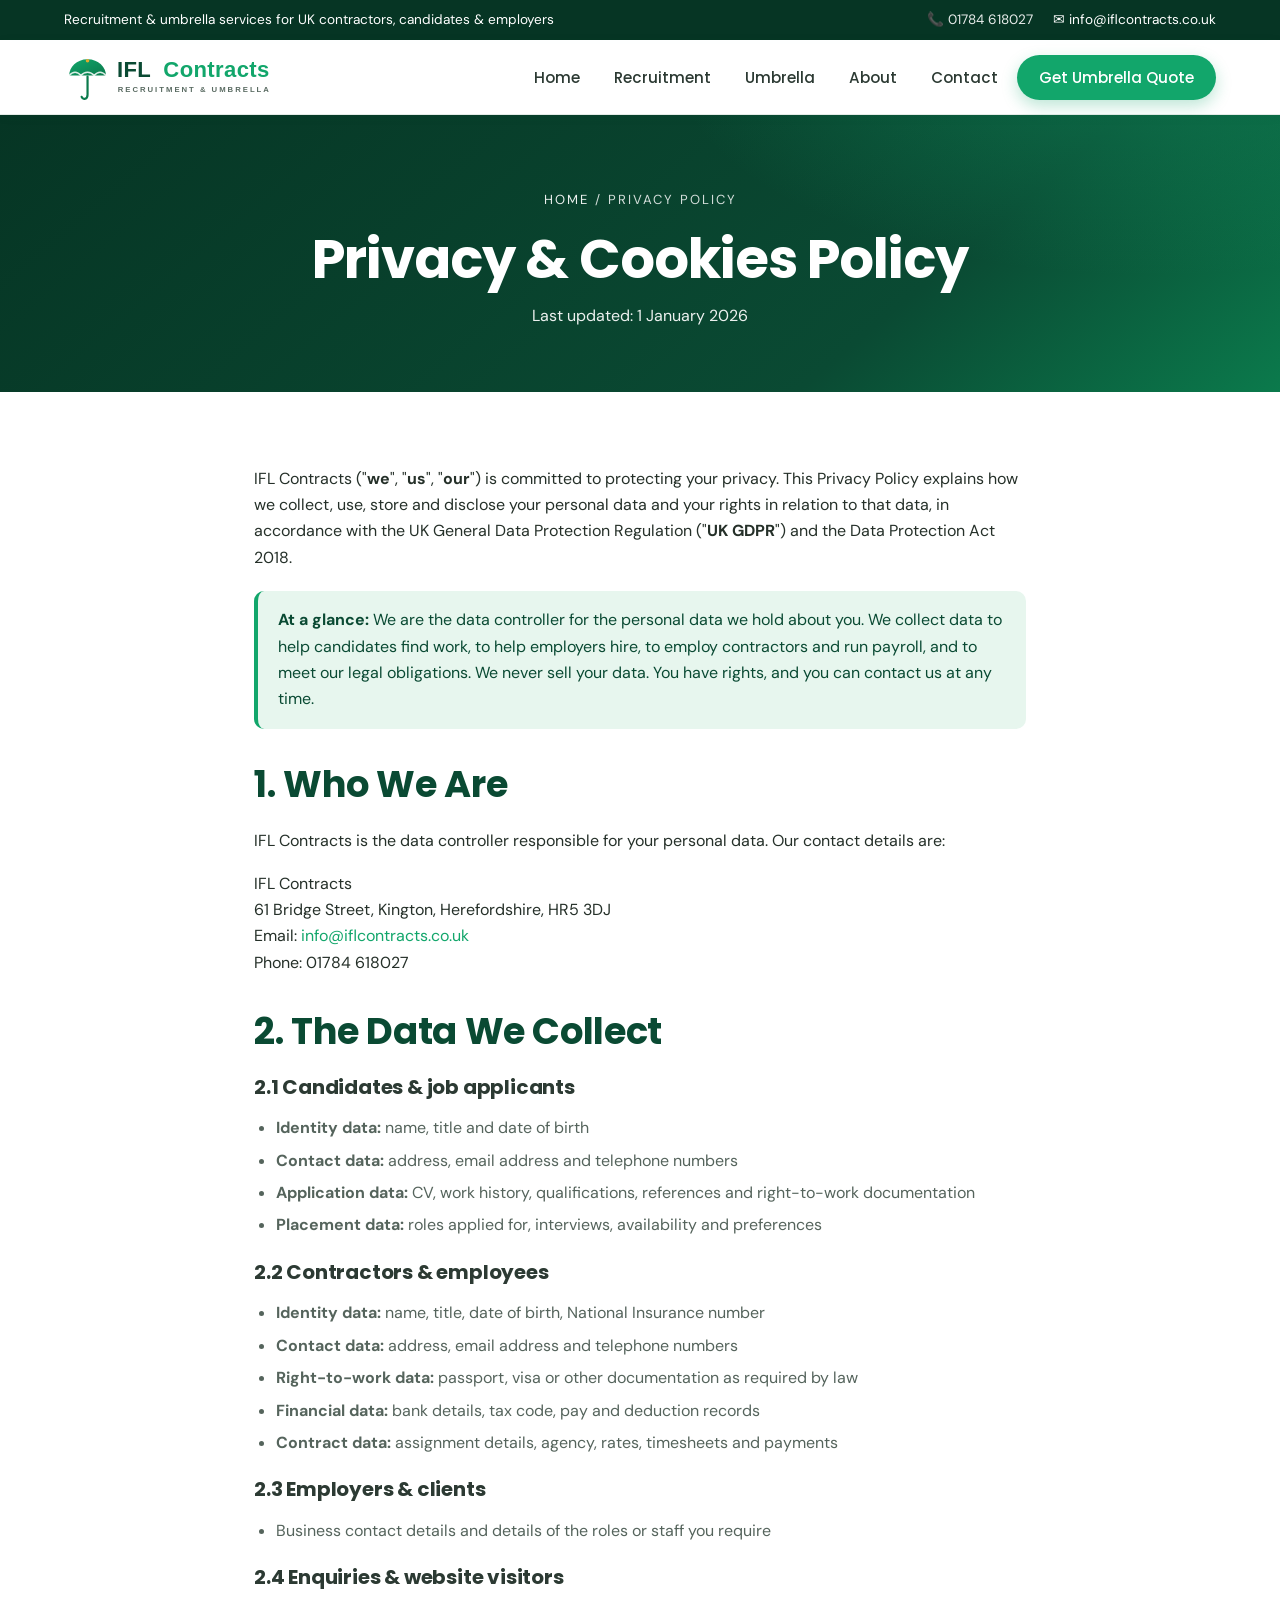
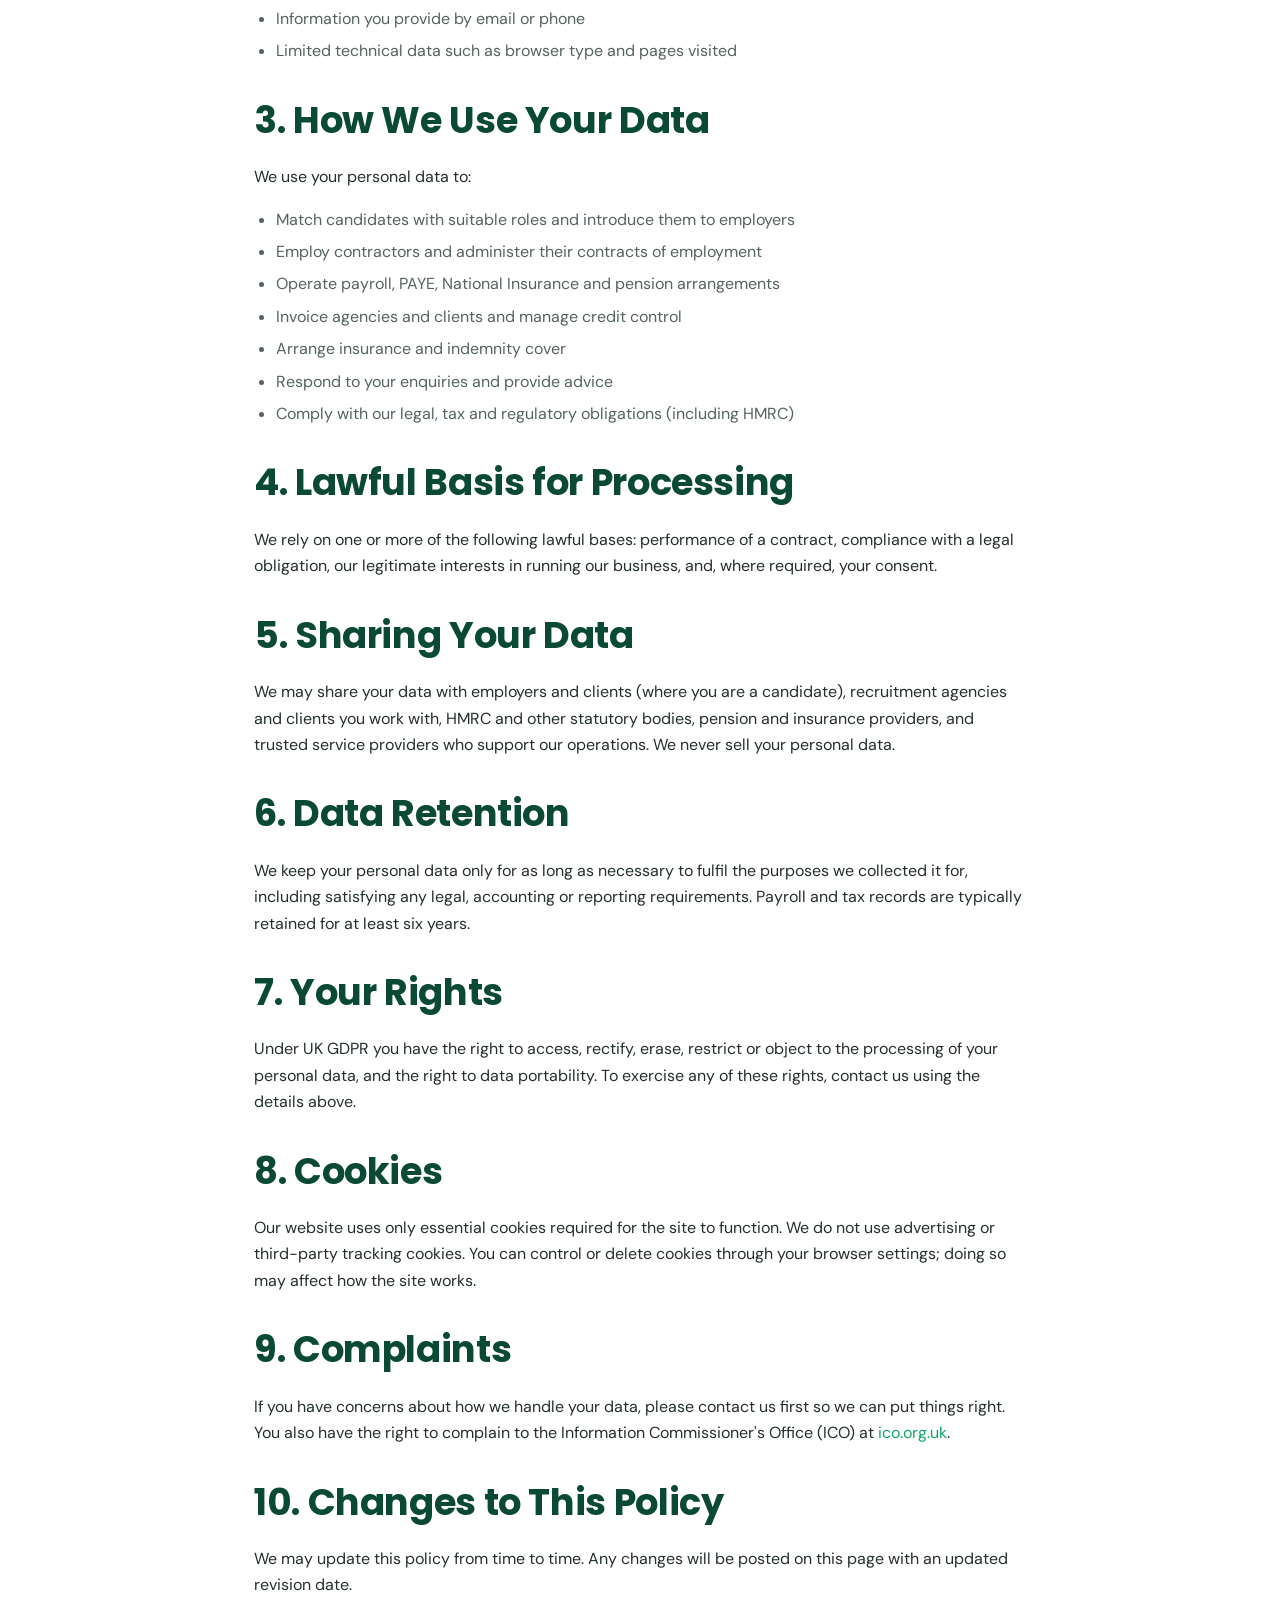
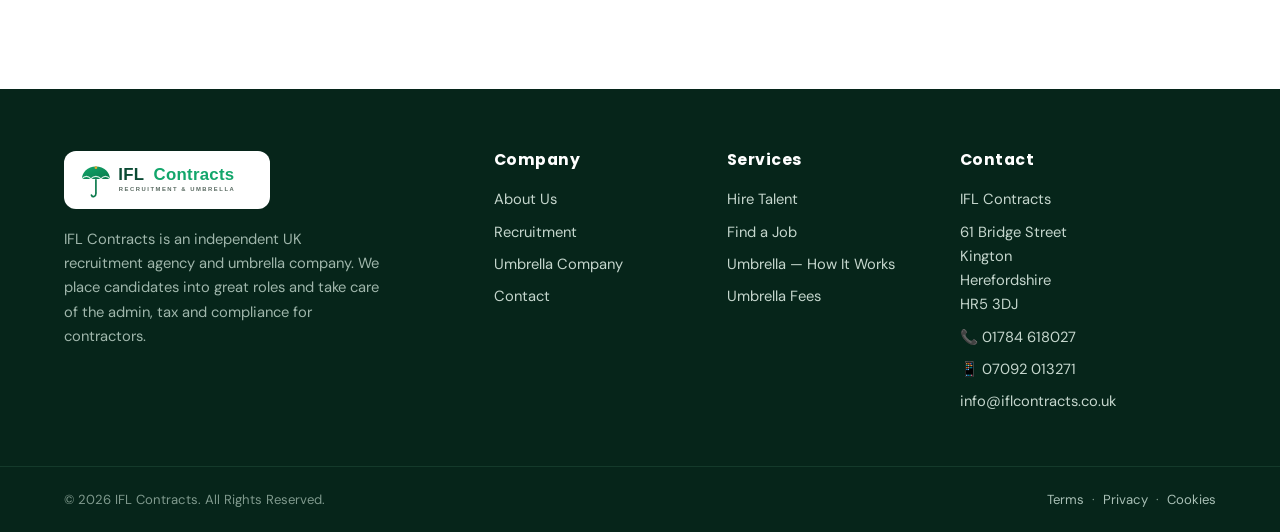
<file: privacy.html>
<!DOCTYPE html>
<html lang="en-GB">
<head>
  <meta charset="UTF-8">
  <!-- Google tag (gtag.js) -->
  <script async src="https://www.googletagmanager.com/gtag/js?id=AW-18496074339"></script>
  <script>
    window.dataLayer = window.dataLayer || [];
    function gtag(){dataLayer.push(arguments);}
    gtag('js', new Date());
    gtag('config', 'AW-18496074339');
  </script>
  <meta name="viewport" content="width=device-width, initial-scale=1.0">
  <title>Privacy &amp; Cookies Policy — IFL Contracts</title>
  <meta name="description" content="How IFL Contracts — a UK recruitment agency and umbrella company — collects, uses and protects your personal data, in accordance with UK GDPR and the Data Protection Act 2018.">
  <link rel="icon" href="images/favicon.svg" type="image/svg+xml">
  <link rel="preconnect" href="https://fonts.googleapis.com">
  <link rel="preconnect" href="https://fonts.gstatic.com" crossorigin>
  <link href="https://fonts.googleapis.com/css2?family=Poppins:wght@400;500;600;700&family=DM+Sans:wght@400;500;600;700&display=swap" rel="stylesheet">
  <link rel="stylesheet" href="css/style.css">
</head>
<body>

<div class="topbar">
  <div class="container">
    <div>Recruitment &amp; umbrella services for UK contractors, candidates &amp; employers</div>
    <div class="links">
      <span>📞 01784 618027</span>
      <a href="mailto:info@iflcontracts.co.uk">✉ info@iflcontracts.co.uk</a>
    </div>
  </div>
</div>

<header class="site-header">
  <div class="container">
    <a href="index.html" class="brand"><img src="images/logo.svg" alt="IFL Contracts — Recruitment &amp; Umbrella Services"></a>
    <button class="nav-toggle" aria-label="Toggle navigation"><span></span><span></span><span></span></button>
    <nav class="main-nav">
      <a href="index.html">Home</a>
      <a href="recruitment.html">Recruitment</a>
      <a href="umbrella.html">Umbrella</a>
      <a href="about.html">About</a>
      <a href="contact.html">Contact</a>
      <a href="quote/" class="nav-cta">Get Umbrella Quote</a>
    </nav>
  </div>
</header>

<section class="page-header">
  <div class="container">
    <div class="breadcrumb"><a href="index.html">Home</a> / Privacy Policy</div>
    <h1>Privacy &amp; Cookies Policy</h1>
    <p>Last updated: 1 January 2026</p>
  </div>
</section>

<section>
  <div class="container-narrow legal">

    <p>IFL Contracts ("<strong>we</strong>", "<strong>us</strong>", "<strong>our</strong>") is committed to protecting your privacy. This Privacy Policy explains how we collect, use, store and disclose your personal data and your rights in relation to that data, in accordance with the UK General Data Protection Regulation ("<strong>UK GDPR</strong>") and the Data Protection Act 2018.</p>

    <div class="alert">
      <strong>At a glance:</strong> We are the data controller for the personal data we hold about you. We collect data to help candidates find work, to help employers hire, to employ contractors and run payroll, and to meet our legal obligations. We never sell your data. You have rights, and you can contact us at any time.
    </div>

    <h2>1. Who We Are</h2>
    <p>IFL Contracts is the data controller responsible for your personal data. Our contact details are:</p>
    <p>IFL Contracts<br>
    61 Bridge Street, Kington, Herefordshire, HR5 3DJ<br>
    Email: <a href="mailto:info@iflcontracts.co.uk">info@iflcontracts.co.uk</a><br>
    Phone: 01784 618027</p>

    <h2>2. The Data We Collect</h2>
    <h3>2.1 Candidates &amp; job applicants</h3>
    <ul>
      <li><strong>Identity data:</strong> name, title and date of birth</li>
      <li><strong>Contact data:</strong> address, email address and telephone numbers</li>
      <li><strong>Application data:</strong> CV, work history, qualifications, references and right-to-work documentation</li>
      <li><strong>Placement data:</strong> roles applied for, interviews, availability and preferences</li>
    </ul>
    <h3>2.2 Contractors &amp; employees</h3>
    <ul>
      <li><strong>Identity data:</strong> name, title, date of birth, National Insurance number</li>
      <li><strong>Contact data:</strong> address, email address and telephone numbers</li>
      <li><strong>Right-to-work data:</strong> passport, visa or other documentation as required by law</li>
      <li><strong>Financial data:</strong> bank details, tax code, pay and deduction records</li>
      <li><strong>Contract data:</strong> assignment details, agency, rates, timesheets and payments</li>
    </ul>
    <h3>2.3 Employers &amp; clients</h3>
    <ul>
      <li>Business contact details and details of the roles or staff you require</li>
    </ul>
    <h3>2.4 Enquiries &amp; website visitors</h3>
    <ul>
      <li>Information you provide by email or phone</li>
      <li>Limited technical data such as browser type and pages visited</li>
    </ul>

    <h2>3. How We Use Your Data</h2>
    <p>We use your personal data to:</p>
    <ul>
      <li>Match candidates with suitable roles and introduce them to employers</li>
      <li>Employ contractors and administer their contracts of employment</li>
      <li>Operate payroll, PAYE, National Insurance and pension arrangements</li>
      <li>Invoice agencies and clients and manage credit control</li>
      <li>Arrange insurance and indemnity cover</li>
      <li>Respond to your enquiries and provide advice</li>
      <li>Comply with our legal, tax and regulatory obligations (including HMRC)</li>
    </ul>

    <h2>4. Lawful Basis for Processing</h2>
    <p>We rely on one or more of the following lawful bases: performance of a contract, compliance with a legal obligation, our legitimate interests in running our business, and, where required, your consent.</p>

    <h2>5. Sharing Your Data</h2>
    <p>We may share your data with employers and clients (where you are a candidate), recruitment agencies and clients you work with, HMRC and other statutory bodies, pension and insurance providers, and trusted service providers who support our operations. We never sell your personal data.</p>

    <h2>6. Data Retention</h2>
    <p>We keep your personal data only for as long as necessary to fulfil the purposes we collected it for, including satisfying any legal, accounting or reporting requirements. Payroll and tax records are typically retained for at least six years.</p>

    <h2>7. Your Rights</h2>
    <p>Under UK GDPR you have the right to access, rectify, erase, restrict or object to the processing of your personal data, and the right to data portability. To exercise any of these rights, contact us using the details above.</p>

    <h2 id="cookies">8. Cookies</h2>
    <p>Our website uses only essential cookies required for the site to function. We do not use advertising or third-party tracking cookies. You can control or delete cookies through your browser settings; doing so may affect how the site works.</p>

    <h2>9. Complaints</h2>
    <p>If you have concerns about how we handle your data, please contact us first so we can put things right. You also have the right to complain to the Information Commissioner's Office (ICO) at <a href="https://ico.org.uk" target="_blank" rel="noopener">ico.org.uk</a>.</p>

    <h2>10. Changes to This Policy</h2>
    <p>We may update this policy from time to time. Any changes will be posted on this page with an updated revision date.</p>

  </div>
</section>

<footer class="site-footer">
  <div class="container">
    <div class="footer-brand">
      <img src="images/logo.svg" alt="IFL Contracts">
      <p>IFL Contracts is an independent UK recruitment agency and umbrella company. We place candidates into great roles and take care of the admin, tax and compliance for contractors.</p>
    </div>
    <div>
      <h4>Company</h4>
      <ul>
        <li><a href="about.html">About Us</a></li>
        <li><a href="recruitment.html">Recruitment</a></li>
        <li><a href="umbrella.html">Umbrella Company</a></li>
        <li><a href="contact.html">Contact</a></li>
      </ul>
    </div>
    <div>
      <h4>Services</h4>
      <ul>
        <li><a href="recruitment.html">Hire Talent</a></li>
        <li><a href="recruitment.html">Find a Job</a></li>
        <li><a href="umbrella.html#how-it-works">Umbrella — How It Works</a></li>
        <li><a href="pricing.html">Umbrella Fees</a></li>
      </ul>
    </div>
    <div>
      <h4>Contact</h4>
      <ul>
        <li>IFL Contracts</li>
        <li>61 Bridge Street<br>Kington<br>Herefordshire<br>HR5 3DJ</li>
        <li>📞 01784 618027</li>
        <li>📱 07092 013271</li>
        <li><a href="mailto:info@iflcontracts.co.uk">info@iflcontracts.co.uk</a></li>
      </ul>
    </div>
  </div>
  <div class="footer-bottom">
    <div class="container">
      <div>© <span id="year"></span> IFL Contracts. All Rights Reserved.</div>
      <div>
        <a href="terms.html">Terms</a> &nbsp;·&nbsp;
        <a href="privacy.html">Privacy</a> &nbsp;·&nbsp;
        <a href="privacy.html#cookies">Cookies</a>
      </div>
    </div>
  </div>
</footer>

<script src="js/site.js"></script>
</body>
</html>
</file>
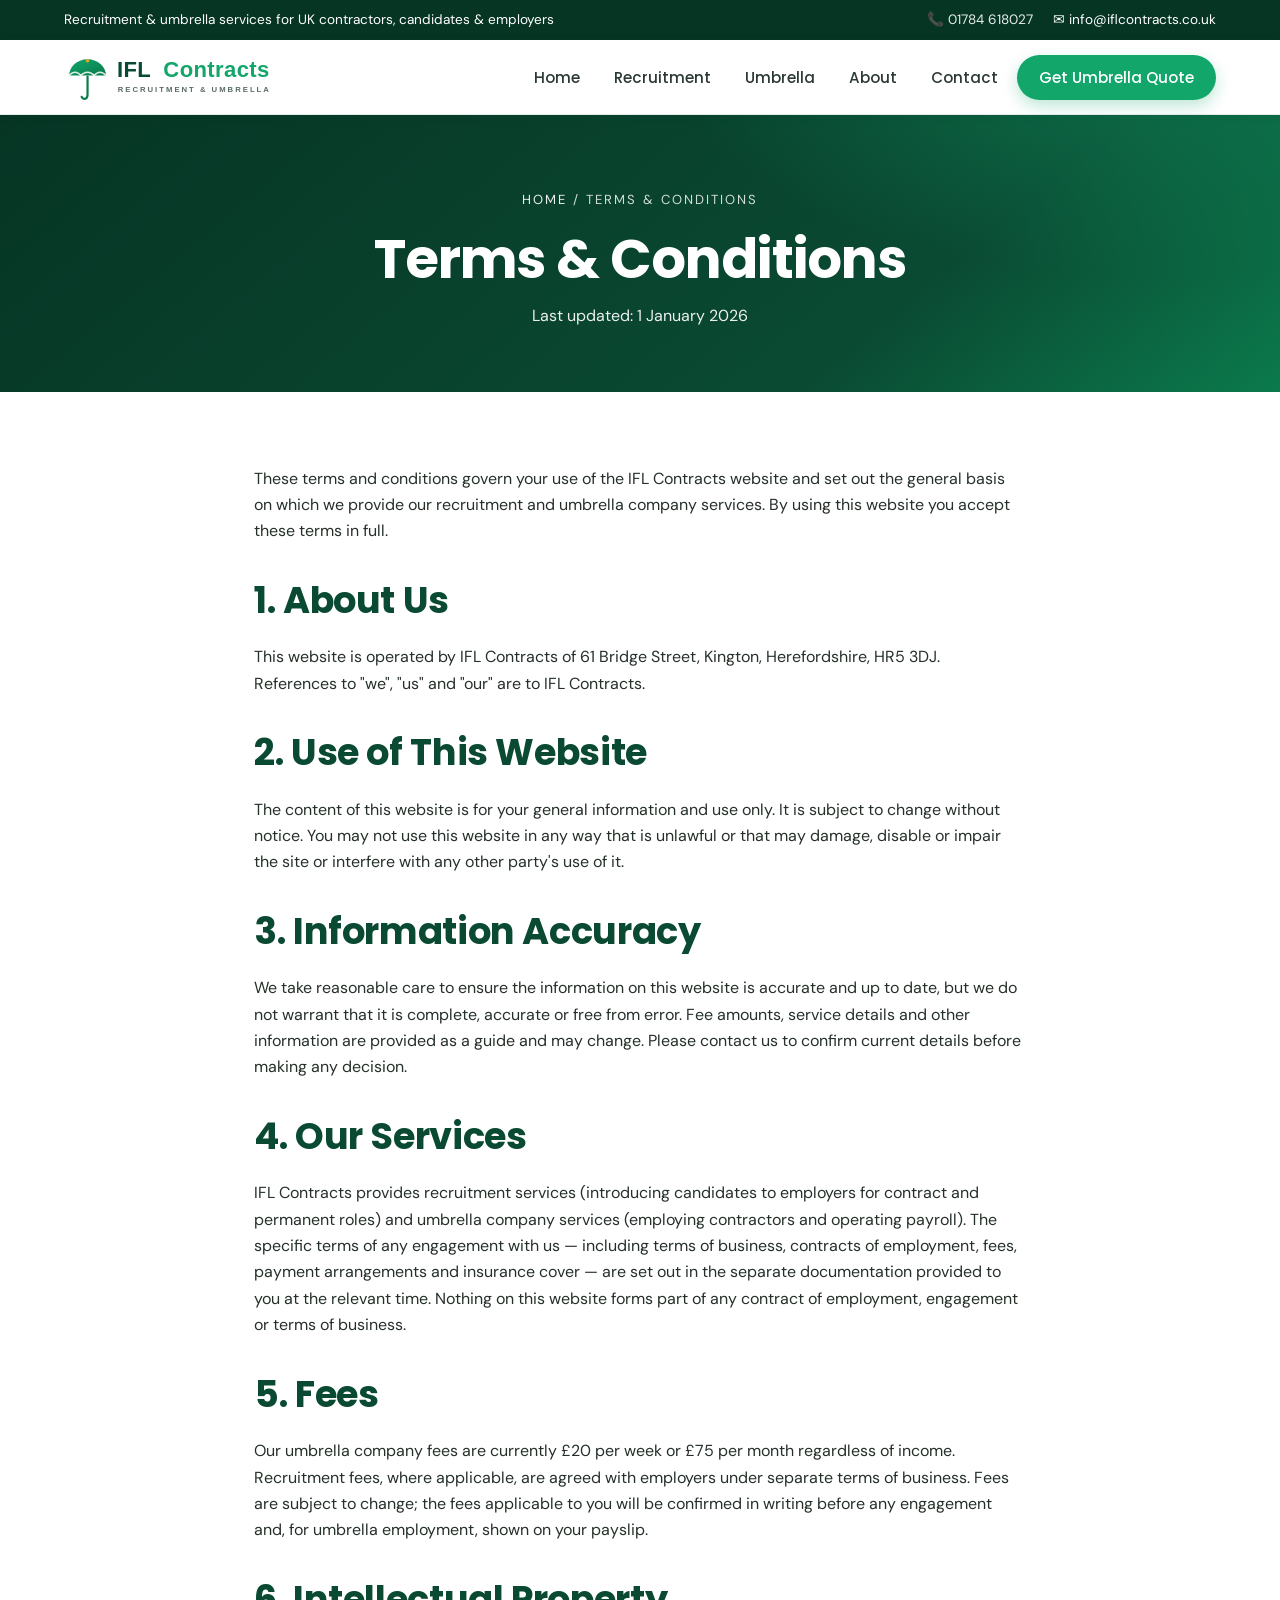
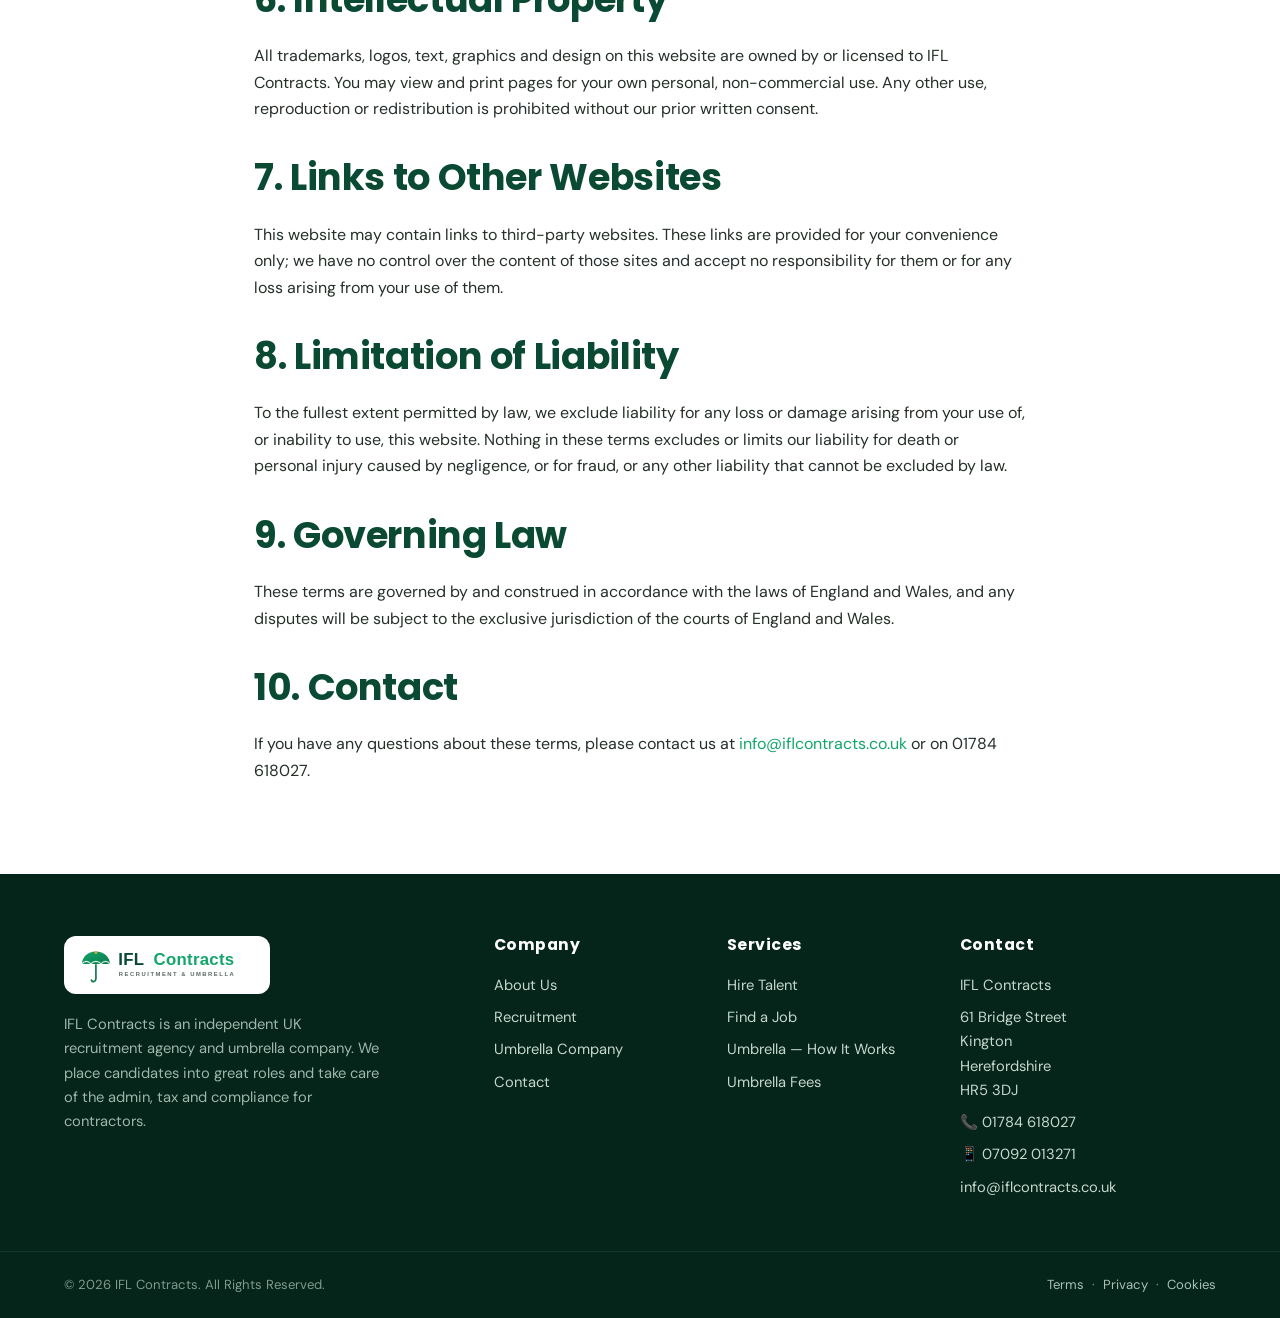
<file: terms.html>
<!DOCTYPE html>
<html lang="en-GB">
<head>
  <meta charset="UTF-8">
  <!-- Google tag (gtag.js) -->
  <script async src="https://www.googletagmanager.com/gtag/js?id=AW-18496074339"></script>
  <script>
    window.dataLayer = window.dataLayer || [];
    function gtag(){dataLayer.push(arguments);}
    gtag('js', new Date());
    gtag('config', 'AW-18496074339');
  </script>
  <meta name="viewport" content="width=device-width, initial-scale=1.0">
  <title>Terms &amp; Conditions — IFL Contracts</title>
  <meta name="description" content="The terms and conditions governing use of the IFL Contracts website and our recruitment and umbrella company services.">
  <link rel="icon" href="images/favicon.svg" type="image/svg+xml">
  <link rel="preconnect" href="https://fonts.googleapis.com">
  <link rel="preconnect" href="https://fonts.gstatic.com" crossorigin>
  <link href="https://fonts.googleapis.com/css2?family=Poppins:wght@400;500;600;700&family=DM+Sans:wght@400;500;600;700&display=swap" rel="stylesheet">
  <link rel="stylesheet" href="css/style.css">
</head>
<body>

<div class="topbar">
  <div class="container">
    <div>Recruitment &amp; umbrella services for UK contractors, candidates &amp; employers</div>
    <div class="links">
      <span>📞 01784 618027</span>
      <a href="mailto:info@iflcontracts.co.uk">✉ info@iflcontracts.co.uk</a>
    </div>
  </div>
</div>

<header class="site-header">
  <div class="container">
    <a href="index.html" class="brand"><img src="images/logo.svg" alt="IFL Contracts — Recruitment &amp; Umbrella Services"></a>
    <button class="nav-toggle" aria-label="Toggle navigation"><span></span><span></span><span></span></button>
    <nav class="main-nav">
      <a href="index.html">Home</a>
      <a href="recruitment.html">Recruitment</a>
      <a href="umbrella.html">Umbrella</a>
      <a href="about.html">About</a>
      <a href="contact.html">Contact</a>
      <a href="quote/" class="nav-cta">Get Umbrella Quote</a>
    </nav>
  </div>
</header>

<section class="page-header">
  <div class="container">
    <div class="breadcrumb"><a href="index.html">Home</a> / Terms &amp; Conditions</div>
    <h1>Terms &amp; Conditions</h1>
    <p>Last updated: 1 January 2026</p>
  </div>
</section>

<section>
  <div class="container-narrow legal">

    <p>These terms and conditions govern your use of the IFL Contracts website and set out the general basis on which we provide our recruitment and umbrella company services. By using this website you accept these terms in full.</p>

    <h2>1. About Us</h2>
    <p>This website is operated by IFL Contracts of 61 Bridge Street, Kington, Herefordshire, HR5 3DJ. References to "we", "us" and "our" are to IFL Contracts.</p>

    <h2>2. Use of This Website</h2>
    <p>The content of this website is for your general information and use only. It is subject to change without notice. You may not use this website in any way that is unlawful or that may damage, disable or impair the site or interfere with any other party's use of it.</p>

    <h2>3. Information Accuracy</h2>
    <p>We take reasonable care to ensure the information on this website is accurate and up to date, but we do not warrant that it is complete, accurate or free from error. Fee amounts, service details and other information are provided as a guide and may change. Please contact us to confirm current details before making any decision.</p>

    <h2>4. Our Services</h2>
    <p>IFL Contracts provides recruitment services (introducing candidates to employers for contract and permanent roles) and umbrella company services (employing contractors and operating payroll). The specific terms of any engagement with us — including terms of business, contracts of employment, fees, payment arrangements and insurance cover — are set out in the separate documentation provided to you at the relevant time. Nothing on this website forms part of any contract of employment, engagement or terms of business.</p>

    <h2>5. Fees</h2>
    <p>Our umbrella company fees are currently £20 per week or £75 per month regardless of income. Recruitment fees, where applicable, are agreed with employers under separate terms of business. Fees are subject to change; the fees applicable to you will be confirmed in writing before any engagement and, for umbrella employment, shown on your payslip.</p>

    <h2>6. Intellectual Property</h2>
    <p>All trademarks, logos, text, graphics and design on this website are owned by or licensed to IFL Contracts. You may view and print pages for your own personal, non-commercial use. Any other use, reproduction or redistribution is prohibited without our prior written consent.</p>

    <h2>7. Links to Other Websites</h2>
    <p>This website may contain links to third-party websites. These links are provided for your convenience only; we have no control over the content of those sites and accept no responsibility for them or for any loss arising from your use of them.</p>

    <h2>8. Limitation of Liability</h2>
    <p>To the fullest extent permitted by law, we exclude liability for any loss or damage arising from your use of, or inability to use, this website. Nothing in these terms excludes or limits our liability for death or personal injury caused by negligence, or for fraud, or any other liability that cannot be excluded by law.</p>

    <h2>9. Governing Law</h2>
    <p>These terms are governed by and construed in accordance with the laws of England and Wales, and any disputes will be subject to the exclusive jurisdiction of the courts of England and Wales.</p>

    <h2>10. Contact</h2>
    <p>If you have any questions about these terms, please contact us at <a href="mailto:info@iflcontracts.co.uk">info@iflcontracts.co.uk</a> or on 01784 618027.</p>

  </div>
</section>

<footer class="site-footer">
  <div class="container">
    <div class="footer-brand">
      <img src="images/logo.svg" alt="IFL Contracts">
      <p>IFL Contracts is an independent UK recruitment agency and umbrella company. We place candidates into great roles and take care of the admin, tax and compliance for contractors.</p>
    </div>
    <div>
      <h4>Company</h4>
      <ul>
        <li><a href="about.html">About Us</a></li>
        <li><a href="recruitment.html">Recruitment</a></li>
        <li><a href="umbrella.html">Umbrella Company</a></li>
        <li><a href="contact.html">Contact</a></li>
      </ul>
    </div>
    <div>
      <h4>Services</h4>
      <ul>
        <li><a href="recruitment.html">Hire Talent</a></li>
        <li><a href="recruitment.html">Find a Job</a></li>
        <li><a href="umbrella.html#how-it-works">Umbrella — How It Works</a></li>
        <li><a href="pricing.html">Umbrella Fees</a></li>
      </ul>
    </div>
    <div>
      <h4>Contact</h4>
      <ul>
        <li>IFL Contracts</li>
        <li>61 Bridge Street<br>Kington<br>Herefordshire<br>HR5 3DJ</li>
        <li>📞 01784 618027</li>
        <li>📱 07092 013271</li>
        <li><a href="mailto:info@iflcontracts.co.uk">info@iflcontracts.co.uk</a></li>
      </ul>
    </div>
  </div>
  <div class="footer-bottom">
    <div class="container">
      <div>© <span id="year"></span> IFL Contracts. All Rights Reserved.</div>
      <div>
        <a href="terms.html">Terms</a> &nbsp;·&nbsp;
        <a href="privacy.html">Privacy</a> &nbsp;·&nbsp;
        <a href="privacy.html#cookies">Cookies</a>
      </div>
    </div>
  </div>
</footer>

<script src="js/site.js"></script>
</body>
</html>
</file>
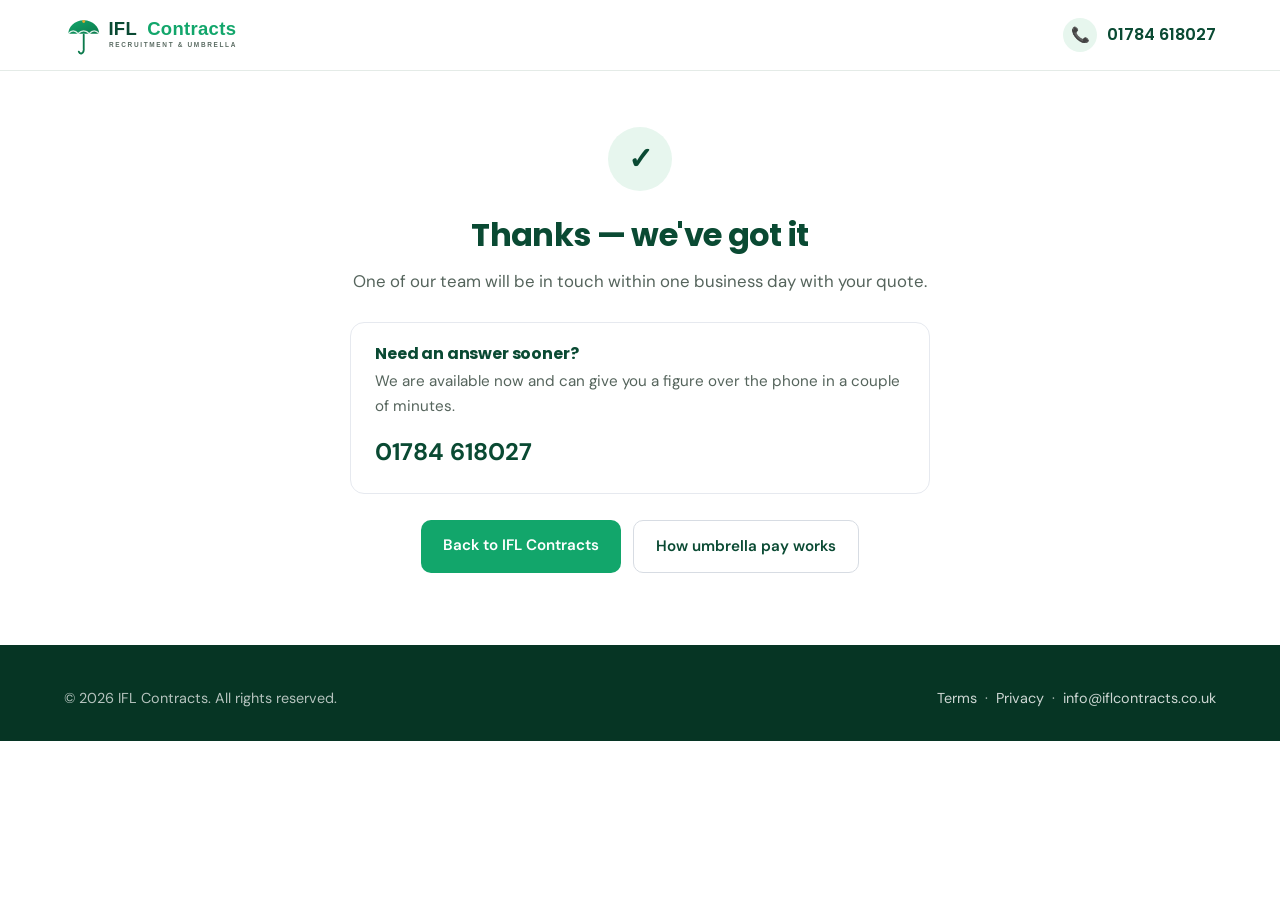
<file: thank-you.html>
<!DOCTYPE html>
<html lang="en-GB">
<head>
  <meta charset="UTF-8">
  <!-- Google Ads page tag. Kept for reporting and remarketing; the *conversion*
       is not fired here — see the note at the foot of the page. -->
  <script async src="https://www.googletagmanager.com/gtag/js?id=AW-18496074339"></script>
  <script>
    window.dataLayer = window.dataLayer || [];
    function gtag(){dataLayer.push(arguments);}
    gtag('js', new Date());
    gtag('config', 'AW-18496074339');
  </script>
  <meta name="viewport" content="width=device-width, initial-scale=1.0">
  <title>Thanks — we've got it | IFL Contracts</title>
  <!-- A page a visitor reaches only after enquiring. Out of the index: there is
       nothing here for a search engine to rank, and a stale copy indexed would
       be found by people who never asked us anything. -->
  <meta name="robots" content="noindex, nofollow">
  <link rel="icon" href="images/favicon.svg" type="image/svg+xml">
  <link rel="preconnect" href="https://fonts.googleapis.com">
  <link rel="preconnect" href="https://fonts.gstatic.com" crossorigin>
  <link href="https://fonts.googleapis.com/css2?family=Poppins:wght@400;500;600;700&family=DM+Sans:wght@400;500;600;700&display=swap" rel="stylesheet">
  <link rel="stylesheet" href="css/style.css">
  <link rel="stylesheet" href="css/quote.css">
  <style>
    /* Only this page. Everything else comes from the site's own stylesheets, so
       the header, fonts and footer are the same ones the rest of the site uses. */
    .ty-wrap { max-width: 620px; margin: 0 auto; padding: 56px 20px 72px; text-align: center; }
    .ty-mark {
      width: 64px; height: 64px; margin: 0 auto 26px; border-radius: 50%;
      display: grid; place-items: center;
      background: var(--green-light); color: var(--green-dark);
      font-size: 30px; font-weight: 700;
    }
    .ty-wrap h1 { font-size: 2rem; line-height: 1.15; margin-bottom: 14px; }
    .ty-lead { font-size: 1.05rem; color: var(--grey-700); margin-bottom: 26px; }
    .ty-card {
      background: #fff; border: 1px solid #e6e9ef; border-radius: 14px;
      padding: 22px 24px; text-align: left; margin-bottom: 26px;
    }
    .ty-card h2 { font-size: 1rem; margin-bottom: 6px; }
    .ty-card p { margin: 0 0 12px; color: var(--grey-700); font-size: 0.95rem; }
    .ty-card p:last-child { margin-bottom: 0; }
    .ty-call {
      display: inline-block; font-size: 1.5rem; font-weight: 700;
      color: var(--green-dark); text-decoration: none;
    }
    .ty-actions { display: flex; flex-wrap: wrap; gap: 12px; justify-content: center; }
    .ty-btn {
      display: inline-block; padding: 13px 22px; border-radius: 10px;
      font-weight: 600; text-decoration: none; font-size: 0.95rem;
    }
    .ty-btn-primary { background: var(--green); color: #fff; }
    .ty-btn-secondary { border: 1px solid #d7dce3; color: var(--green-dark); }
  </style>
</head>
<body>

<header class="lp-header">
  <div class="container">
    <a href="/" aria-label="IFL Contracts">
      <img src="images/logo.svg" alt="IFL Contracts">
    </a>
    <a href="tel:+441784618027" class="lp-call">
      <span class="dot">📞</span> 01784 618027
    </a>
  </div>
</header>

<main class="ty-wrap">
  <div class="ty-mark" aria-hidden="true">✓</div>
  <h1>Thanks — we've got it</h1>
  <p class="ty-lead">
    One of our team will be in touch within one business day with your quote.
  </p>

  <div class="ty-card">
    <h2>Need an answer sooner?</h2>
    <p>
      We are available now and can give you a figure over the phone in a couple
      of minutes.
    </p>
    <a href="tel:+441784618027" class="ty-call">01784 618027</a>
  </div>

  <div class="ty-actions">
    <a href="/" class="ty-btn ty-btn-primary">Back to IFL Contracts</a>
    <a href="umbrella.html" class="ty-btn ty-btn-secondary">How umbrella pay works</a>
  </div>
</main>

<footer class="lp-footer">
  <div class="container">
    <div>© <span id="tyYear">2026</span> IFL Contracts. All rights reserved.</div>
    <div>
      <a href="terms.html">Terms</a> &nbsp;·&nbsp;
      <a href="privacy.html">Privacy</a> &nbsp;·&nbsp;
      <a href="mailto:info@iflcontracts.co.uk">info@iflcontracts.co.uk</a>
    </div>
  </div>
</footer>

<!--
  No conversion is fired on this page.

  The enquiry is reported to Google by Cortoa, not by this site: the form stores
  the ad click id, and Cortoa sends the conversion through Bidsphere using the
  customer's own ad account. A second, browser-side conversion here would count
  the same lead twice — which is why the Find Umbrella site has no tag of its
  own either. This page exists so a visitor who has just enquired lands
  somewhere that says so, and so the site has a URL to send them to.
-->
<script>
  document.getElementById("tyYear").textContent = new Date().getFullYear();
</script>
</body>
</html>
</file>
<file: css/style.css>
/* IFL Contracts — Umbrella Company Solutions — shared stylesheet */

/* ---------- Reset & base ---------- */
*, *::before, *::after { box-sizing: border-box; }
html { scroll-behavior: smooth; }
body {
  margin: 0;
  font-family: 'DM Sans', -apple-system, BlinkMacSystemFont, 'Segoe UI', Roboto, sans-serif;
  font-size: 16px;
  line-height: 1.65;
  color: #253029;
  background: #ffffff;
  -webkit-font-smoothing: antialiased;
}

img { max-width: 100%; display: block; }
a { color: var(--green); text-decoration: none; }
a:hover { text-decoration: underline; }

h1, h2, h3, h4, h5, h6 {
  font-family: 'Poppins', 'Segoe UI', -apple-system, sans-serif;
  font-weight: 700;
  letter-spacing: -0.01em;
  margin: 0 0 0.6em;
  line-height: 1.18;
  color: var(--green-dark);
}
h1 { font-size: clamp(2.1rem, 4.6vw, 3.4rem); letter-spacing: -0.02em; }
h2 { font-size: clamp(1.7rem, 3vw, 2.3rem); }
h3 { font-size: 1.25rem; }
p { margin: 0 0 1em; }

:root {
  --green: #12A66B;
  --green-dark: #0A4A33;
  --green-deep: #063524;
  --green-mid: #0B7A4C;
  --green-light: #E7F6EE;
  --green-tint: #F2FAF6;
  --gold: #E0A82E;
  --gold-dark: #B9861A;
  --black: #253029;
  --grey-900: #2c3a33;
  --grey-700: #55645c;
  --grey-500: #8a978f;
  --grey-200: #e4ebe7;
  --grey-100: #f2f6f4;
  --bg-soft: #f5f9f7;
  --max-w: 1200px;
  --shadow-sm: 0 2px 10px rgba(10,74,51,0.06);
  --shadow-md: 0 12px 34px rgba(10,74,51,0.12);
  --shadow-lg: 0 20px 55px rgba(10,74,51,0.16);
  --radius: 16px;
  --radius-sm: 10px;
}

.container { max-width: var(--max-w); margin: 0 auto; padding: 0 24px; }
.container-narrow { max-width: 820px; margin: 0 auto; padding: 0 24px; }

/* ---------- Top bar ---------- */
.topbar {
  background: var(--green-deep);
  color: #fff;
  font-size: 0.85rem;
  padding: 9px 0;
}
.topbar .container { display: flex; justify-content: space-between; align-items: center; gap: 16px; flex-wrap: wrap; }
.topbar a { color: #fff; }
.topbar a:hover { color: var(--gold); text-decoration: none; }
.topbar .links { display: flex; gap: 20px; flex-wrap: wrap; }
.topbar .links span { opacity: 0.9; }

/* ---------- Header / Nav ---------- */
.site-header {
  background: rgba(255,255,255,0.92);
  backdrop-filter: saturate(160%) blur(8px);
  border-bottom: 1px solid var(--grey-200);
  position: sticky;
  top: 0;
  z-index: 50;
  box-shadow: var(--shadow-sm);
}
.site-header .container {
  display: flex;
  align-items: center;
  justify-content: space-between;
  padding-top: 12px;
  padding-bottom: 12px;
  gap: 24px;
}
.brand { display: flex; align-items: center; gap: 12px; }
.brand img { height: 50px; width: auto; }

.main-nav { display: flex; align-items: center; gap: 4px; }
.main-nav a {
  color: var(--grey-900);
  font-family: 'Poppins', sans-serif;
  font-weight: 500;
  font-size: 0.95rem;
  padding: 10px 15px;
  border-radius: 999px;
  text-decoration: none;
  transition: color .15s, background .15s;
}
.main-nav a:hover, .main-nav a.active {
  color: var(--green-mid);
  background: var(--green-light);
}
.nav-cta {
  background: var(--green);
  color: #fff !important;
  padding: 10px 22px !important;
  box-shadow: 0 6px 16px rgba(18,166,107,0.28);
}
.nav-cta:hover { background: var(--green-mid) !important; }

.nav-toggle {
  display: none;
  background: none;
  border: 0;
  cursor: pointer;
  padding: 8px;
}
.nav-toggle span {
  display: block;
  width: 26px;
  height: 3px;
  border-radius: 3px;
  background: var(--green-dark);
  margin: 5px 0;
  transition: .2s;
}

@media (max-width: 900px) {
  .nav-toggle { display: block; }
  .main-nav {
    position: absolute;
    top: 100%;
    left: 0; right: 0;
    background: #fff;
    flex-direction: column;
    align-items: stretch;
    padding: 10px 16px 18px;
    border-bottom: 1px solid var(--grey-200);
    box-shadow: var(--shadow-md);
    display: none;
  }
  .main-nav.open { display: flex; }
  .main-nav a { padding: 14px 14px; border-radius: var(--radius-sm); }
  .nav-cta { text-align: center; }
}

/* ---------- Buttons ---------- */
.btn {
  display: inline-block;
  background: var(--green);
  color: #fff;
  padding: 14px 30px;
  font-family: 'Poppins', sans-serif;
  font-weight: 600;
  font-size: 0.98rem;
  border: 2px solid var(--green);
  border-radius: 999px;
  cursor: pointer;
  transition: all 0.18s ease;
  text-decoration: none;
  box-shadow: 0 8px 22px rgba(18,166,107,0.22);
}
.btn:hover { background: var(--green-mid); border-color: var(--green-mid); text-decoration: none; transform: translateY(-2px); }
.btn-outline { background: transparent; color: var(--green-dark); box-shadow: none; }
.btn-outline:hover { background: var(--green-dark); color: #fff; border-color: var(--green-dark); }
.btn-light { background: #fff; color: var(--green-dark); border-color: #fff; }
.btn-light:hover { background: var(--green-light); border-color: var(--green-light); color: var(--green-dark); }
.btn-gold { background: var(--gold); border-color: var(--gold); color: #3a2c05; box-shadow: 0 8px 22px rgba(224,168,46,0.32); }
.btn-gold:hover { background: var(--gold-dark); border-color: var(--gold-dark); color: #fff; }

/* ---------- Hero ---------- */
.hero {
  position: relative;
  background:
    radial-gradient(1100px 500px at 85% -10%, rgba(18,166,107,0.35), transparent 60%),
    linear-gradient(150deg, var(--green-deep) 0%, var(--green-dark) 55%, var(--green-mid) 130%);
  color: #fff;
  padding: 96px 0 104px;
  overflow: hidden;
}
.hero::after {
  content: '';
  position: absolute;
  right: -80px; top: -80px;
  width: 380px; height: 380px;
  background: radial-gradient(circle, rgba(224,168,46,0.18), transparent 70%);
  border-radius: 50%;
}
.hero .container { position: relative; z-index: 1; }
.hero h1 { color: #fff; max-width: 860px; }
.hero p.lead { font-size: 1.2rem; max-width: 720px; opacity: 0.95; margin-bottom: 32px; }
.hero .actions { display: flex; gap: 14px; flex-wrap: wrap; }
.hero .hero-note { margin-top: 26px; font-size: 0.95rem; opacity: 0.9; display: flex; align-items: center; gap: 10px; flex-wrap: wrap; }
.hero .hero-note strong { color: var(--gold); }

/* Hero highlight pills */
.hero-pills { display: flex; flex-wrap: wrap; gap: 10px; margin-top: 30px; }
.hero-pills span {
  background: rgba(255,255,255,0.12);
  border: 1px solid rgba(255,255,255,0.22);
  border-radius: 999px;
  padding: 8px 16px;
  font-size: 0.9rem;
  font-weight: 500;
}
.hero-pills span::before { content: '✓ '; color: var(--gold); font-weight: 700; }

/* ---------- Sections ---------- */
section { padding: 74px 0; }
.section-soft { background: var(--bg-soft); }
.section-tint { background: var(--green-tint); }
.section-dark { background: var(--green-dark); color: #fff; }
.section-dark h1, .section-dark h2, .section-dark h3, .section-dark h4 { color: #fff; }
.section-title { text-align: center; margin-bottom: 14px; }
.section-sub { text-align: center; color: var(--grey-700); max-width: 720px; margin: 0 auto 50px; }
.section-dark .section-sub { color: rgba(255,255,255,0.85); }

.eyebrow {
  display: inline-block;
  font-family: 'Poppins', sans-serif;
  font-weight: 600;
  text-transform: uppercase;
  letter-spacing: 2.5px;
  color: var(--green);
  font-size: 0.8rem;
  margin-bottom: 12px;
}
.section-dark .eyebrow { color: var(--gold); }

/* ---------- Grids ---------- */
.grid { display: grid; gap: 26px; }
.grid-3 { grid-template-columns: repeat(3, 1fr); }
.grid-4 { grid-template-columns: repeat(4, 1fr); }
.grid-2 { grid-template-columns: repeat(2, 1fr); }
@media (max-width: 900px) { .grid-3, .grid-4 { grid-template-columns: repeat(2, 1fr); } }
@media (max-width: 600px) { .grid-3, .grid-4, .grid-2 { grid-template-columns: 1fr; } }

/* Service / feature card */
.card {
  background: #fff;
  border: 1px solid var(--grey-200);
  border-radius: var(--radius);
  padding: 30px;
  transition: transform 0.18s ease, box-shadow 0.18s ease;
}
.card:hover { transform: translateY(-4px); box-shadow: var(--shadow-md); }
.card .icon {
  width: 54px; height: 54px;
  border-radius: 14px;
  background: linear-gradient(145deg, var(--green-light), #d6efe1);
  color: var(--green-mid);
  display: flex; align-items: center; justify-content: center;
  margin-bottom: 18px;
}
.card h3 { color: var(--green-dark); }
.card p { color: var(--grey-700); margin-bottom: 0; }

/* Stats */
.stats {
  display: grid;
  grid-template-columns: repeat(4, 1fr);
  gap: 30px;
  text-align: center;
}
.stat .num {
  font-family: 'Poppins', sans-serif;
  font-weight: 700;
  font-size: 3rem;
  color: #fff;
  line-height: 1;
  margin-bottom: 6px;
}
.stat .num span { color: var(--gold); }
.stat .label { text-transform: uppercase; letter-spacing: 1.5px; font-size: 0.82rem; opacity: 0.88; }
@media (max-width: 700px) { .stats { grid-template-columns: repeat(2, 1fr); gap: 26px; } }

/* ---------- Service pathways (home hub) ---------- */
.pathways { display: grid; grid-template-columns: repeat(2, 1fr); gap: 28px; }
@media (max-width: 760px) { .pathways { grid-template-columns: 1fr; } }
.pathway {
  position: relative;
  border-radius: var(--radius);
  overflow: hidden;
  min-height: 380px;
  display: flex;
  color: #fff;
  box-shadow: var(--shadow-md);
  transition: transform 0.18s ease, box-shadow 0.18s ease;
}
.pathway:hover { transform: translateY(-4px); box-shadow: var(--shadow-lg); }
.pathway img { position: absolute; inset: 0; width: 100%; height: 100%; object-fit: cover; }
.pathway .pathway-body {
  position: relative;
  z-index: 1;
  padding: 38px;
  display: flex;
  flex-direction: column;
  justify-content: flex-end;
  width: 100%;
  background: linear-gradient(180deg, rgba(6,53,36,0.15) 0%, rgba(6,37,26,0.90) 76%);
}
.pathway h3 { color: #fff; font-size: 1.7rem; margin-bottom: 8px; }
.pathway p { opacity: 0.95; margin-bottom: 20px; }
.pathway .tag {
  align-self: flex-start;
  background: rgba(224,168,46,0.22);
  border: 1px solid rgba(224,168,46,0.5);
  color: #ffe6ad;
  border-radius: 999px;
  padding: 6px 15px;
  font-family: 'Poppins', sans-serif;
  font-weight: 600;
  font-size: 0.76rem;
  letter-spacing: 1px;
  text-transform: uppercase;
  margin-bottom: 16px;
}
.pathway .pathway-links { display: flex; gap: 10px; flex-wrap: wrap; }

/* Audience split (two side-by-side panels) */
.audience { display: grid; grid-template-columns: repeat(2, 1fr); gap: 26px; }
@media (max-width: 760px) { .audience { grid-template-columns: 1fr; } }
.audience .panel {
  background: #fff;
  border: 1px solid var(--grey-200);
  border-top: 4px solid var(--green);
  border-radius: var(--radius);
  padding: 32px;
}
.audience .panel h3 { color: var(--green-dark); }
.audience .panel .tick-list li { border-bottom-color: var(--grey-100); }

/* Benefit / feature with check */
.feature {
  display: flex;
  gap: 16px;
  align-items: flex-start;
  background: #fff;
  border: 1px solid var(--grey-200);
  border-radius: var(--radius);
  padding: 24px;
}
.feature .check {
  flex-shrink: 0;
  width: 40px; height: 40px;
  border-radius: 50%;
  background: var(--green-light);
  color: var(--green-mid);
  display: flex; align-items: center; justify-content: center;
  font-weight: 700;
}
.feature h4 { color: var(--green-dark); margin: 2px 0 6px; font-family: 'Poppins', sans-serif; }
.feature p { color: var(--grey-700); margin: 0; font-size: 0.95rem; }

/* Steps (how it works) */
.steps { display: grid; grid-template-columns: repeat(4, 1fr); gap: 24px; counter-reset: step; }
@media (max-width: 900px) { .steps { grid-template-columns: repeat(2, 1fr); } }
@media (max-width: 520px) { .steps { grid-template-columns: 1fr; } }
.step {
  background: #fff;
  border: 1px solid var(--grey-200);
  border-radius: var(--radius);
  padding: 30px 26px;
  position: relative;
}
.step .n {
  width: 46px; height: 46px;
  border-radius: 50%;
  background: var(--green);
  color: #fff;
  font-family: 'Poppins', sans-serif;
  font-weight: 700;
  font-size: 1.2rem;
  display: flex; align-items: center; justify-content: center;
  margin-bottom: 18px;
  box-shadow: 0 8px 18px rgba(18,166,107,0.28);
}
.step h4 { color: var(--green-dark); font-family: 'Poppins', sans-serif; margin-bottom: 8px; }
.step p { color: var(--grey-700); margin: 0; font-size: 0.95rem; }

/* Fee highlight */
.fee-band {
  background: linear-gradient(135deg, var(--green-dark), var(--green-mid));
  color: #fff;
  border-radius: var(--radius);
  padding: 46px 40px;
  display: grid;
  grid-template-columns: 1fr 1fr;
  gap: 24px;
  box-shadow: var(--shadow-lg);
}
@media (max-width: 760px) { .fee-band { grid-template-columns: 1fr; text-align: center; } }
.fee-band h2 { color: #fff; }
.fee-item { text-align: center; }
.fee-item .amount { font-family: 'Poppins', sans-serif; font-weight: 700; font-size: 3.2rem; line-height: 1; color: #fff; }
.fee-item .amount span { color: var(--gold); }
.fee-item .per { text-transform: uppercase; letter-spacing: 2px; font-size: 0.85rem; opacity: 0.9; margin-top: 8px; }

/* Testimonials */
.testimonial {
  background: #fff;
  padding: 32px;
  border-radius: var(--radius);
  border: 1px solid var(--grey-200);
  position: relative;
}
.testimonial::before {
  content: '\201C';
  position: absolute;
  top: 10px; right: 24px;
  font-family: Georgia, serif;
  font-size: 4rem;
  color: var(--green-light);
  line-height: 1;
}
.testimonial p.quote { font-size: 1.05rem; color: var(--grey-900); }
.testimonial .author { font-family: 'Poppins', sans-serif; font-weight: 600; color: var(--green-dark); }
.testimonial .role { font-size: 0.85rem; color: var(--grey-500); }

/* CTA banner */
.cta-banner {
  background:
    radial-gradient(700px 300px at 15% 120%, rgba(224,168,46,0.20), transparent 60%),
    linear-gradient(135deg, var(--green-deep), var(--green-mid));
  color: #fff;
  padding: 66px 0;
  text-align: center;
}
.cta-banner h2 { color: #fff; }
.cta-banner p { max-width: 640px; margin: 0 auto 28px; opacity: 0.92; }
.cta-banner .actions { display: flex; justify-content: center; gap: 14px; flex-wrap: wrap; }

/* ---------- Page header ---------- */
.page-header {
  background:
    radial-gradient(800px 360px at 90% -20%, rgba(18,166,107,0.4), transparent 60%),
    linear-gradient(140deg, var(--green-deep), var(--green-dark) 70%, var(--green-mid));
  color: #fff;
  padding: 74px 0 62px;
  text-align: center;
}
.page-header h1 { color: #fff; margin-bottom: 12px; }
.page-header p { opacity: 0.92; max-width: 720px; margin: 0 auto; }
.breadcrumb { font-size: 0.82rem; color: rgba(255,255,255,0.82); margin-bottom: 16px; text-transform: uppercase; letter-spacing: 2px; }
.breadcrumb a { color: rgba(255,255,255,0.92); }

/* ---------- Content grid ---------- */
.content-grid {
  display: grid;
  grid-template-columns: 1fr 1fr;
  gap: 52px;
  align-items: center;
}
.content-grid img { width: 100%; border-radius: var(--radius); box-shadow: var(--shadow-md); }
@media (max-width: 820px) { .content-grid { grid-template-columns: 1fr; gap: 32px; } }

.value-prop { display: flex; align-items: flex-start; gap: 16px; margin-bottom: 22px; }
.value-prop .num {
  font-family: 'Poppins', sans-serif;
  font-weight: 700;
  font-size: 1.6rem;
  color: var(--green);
  line-height: 1;
  flex-shrink: 0;
  width: 46px; height: 46px;
  border-radius: 12px;
  background: var(--green-light);
  display: flex; align-items: center; justify-content: center;
}
.value-prop h4 { font-family: 'Poppins', sans-serif; color: var(--green-dark); margin: 6px 0 6px; }
.value-prop p { color: var(--grey-700); margin: 0; }

/* Tick list */
.tick-list { list-style: none; padding: 0; margin: 0; }
.tick-list li { position: relative; padding: 10px 0 10px 34px; border-bottom: 1px dashed var(--grey-200); color: var(--grey-700); }
.tick-list li::before {
  content: '✓';
  position: absolute; left: 0; top: 10px;
  width: 22px; height: 22px;
  background: var(--green-light);
  color: var(--green-mid);
  border-radius: 50%;
  display: flex; align-items: center; justify-content: center;
  font-size: 0.75rem; font-weight: 700;
}

/* ---------- Pricing cards ---------- */
.pricing-grid { display: grid; grid-template-columns: repeat(3, 1fr); gap: 26px; align-items: stretch; }
@media (max-width: 900px) { .pricing-grid { grid-template-columns: 1fr; max-width: 460px; margin: 0 auto; } }
.price-card {
  background: #fff;
  border: 1px solid var(--grey-200);
  border-radius: var(--radius);
  padding: 36px 30px;
  display: flex;
  flex-direction: column;
  box-shadow: var(--shadow-sm);
}
.price-card.featured { border: 2px solid var(--green); position: relative; box-shadow: var(--shadow-md); }
.price-card.featured::before {
  content: 'Most Popular';
  position: absolute;
  top: -14px; left: 50%;
  transform: translateX(-50%);
  background: var(--gold);
  color: #3a2c05;
  padding: 5px 16px;
  border-radius: 999px;
  font-family: 'Poppins', sans-serif;
  font-weight: 600;
  letter-spacing: 0.5px;
  font-size: 0.75rem;
}
.price-card h3 { color: var(--green-dark); }
.price-card .price {
  font-family: 'Poppins', sans-serif;
  font-weight: 700;
  font-size: 2.8rem;
  color: var(--green-dark);
  line-height: 1;
  margin: 18px 0 4px;
}
.price-card .price small { font-size: 0.95rem; color: var(--grey-500); font-weight: 500; }
.price-card .price-note { color: var(--grey-500); font-size: 0.9rem; margin-bottom: 8px; }
.price-card ul { list-style: none; padding: 0; margin: 20px 0; flex-grow: 1; }
.price-card ul li { padding: 9px 0; border-bottom: 1px dashed var(--grey-200); font-size: 0.95rem; color: var(--grey-700); }
.price-card ul li::before { content: '✓'; color: var(--green); font-weight: bold; margin-right: 10px; }
.price-card ul li.no::before { content: '✗'; color: var(--grey-500); }
.price-card ul li.no { color: var(--grey-500); }

/* ---------- FAQ / accordion ---------- */
.faq { max-width: 820px; margin: 0 auto; }
.faq-item {
  background: #fff;
  border: 1px solid var(--grey-200);
  border-radius: var(--radius-sm);
  margin-bottom: 12px;
  overflow: hidden;
}
.faq-item summary {
  cursor: pointer;
  padding: 20px 24px;
  font-family: 'Poppins', sans-serif;
  font-weight: 600;
  color: var(--green-dark);
  list-style: none;
  display: flex;
  justify-content: space-between;
  align-items: center;
  gap: 16px;
}
.faq-item summary::-webkit-details-marker { display: none; }
.faq-item summary::after { content: '+'; font-size: 1.5rem; color: var(--green); font-weight: 400; transition: transform .2s; }
.faq-item[open] summary::after { transform: rotate(45deg); }
.faq-item .faq-body { padding: 0 24px 20px; color: var(--grey-700); }
.faq-item .faq-body p { margin: 0; }

/* ---------- Forms ---------- */
form .field { margin-bottom: 18px; }
form label {
  display: block;
  margin-bottom: 6px;
  font-family: 'Poppins', sans-serif;
  font-weight: 500;
  font-size: 0.9rem;
  color: var(--grey-900);
}
form input[type=text],
form input[type=email],
form input[type=tel],
form select,
form textarea {
  width: 100%;
  padding: 13px 15px;
  border: 1px solid var(--grey-200);
  border-radius: var(--radius-sm);
  font-size: 1rem;
  font-family: inherit;
  background: #fff;
  color: var(--black);
}
form input:focus, form select:focus, form textarea:focus {
  outline: 0;
  border-color: var(--green);
  box-shadow: 0 0 0 3px rgba(18,166,107,0.16);
}
form textarea { min-height: 150px; resize: vertical; }

/* ---------- Contact rows ---------- */
.contact-row {
  display: flex;
  gap: 16px;
  padding: 18px 0;
  border-bottom: 1px solid var(--grey-200);
}
.contact-row .icon {
  width: 46px; height: 46px;
  border-radius: 12px;
  background: var(--green-light);
  color: var(--green-mid);
  display: flex; align-items: center; justify-content: center;
  flex-shrink: 0;
  font-size: 1.15rem;
}
.contact-row strong { display: block; font-family: 'Poppins', sans-serif; color: var(--green-dark); }
.contact-row span { color: var(--grey-700); font-size: 0.95rem; }

/* ---------- Alert ---------- */
.alert {
  background: var(--green-light);
  border-left: 4px solid var(--green);
  border-radius: var(--radius-sm);
  padding: 16px 20px;
  margin: 20px 0;
  color: var(--green-dark);
}

/* ---------- Logo strip ---------- */
.trust-strip { padding: 34px 0; border-bottom: 1px solid var(--grey-200); }
.trust-strip .container { display: flex; align-items: center; justify-content: center; gap: 14px 42px; flex-wrap: wrap; }
.trust-strip span {
  font-family: 'Poppins', sans-serif;
  font-weight: 600;
  color: var(--grey-500);
  font-size: 0.95rem;
  display: flex; align-items: center; gap: 8px;
}
.trust-strip span::before { content: '★'; color: var(--gold); }

/* ---------- Legal pages ---------- */
.legal h2 { margin-top: 34px; }
.legal h3 { margin-top: 22px; color: var(--grey-900); font-family: 'Poppins', sans-serif; }
.legal ul, .legal ol { padding-left: 22px; color: var(--grey-700); }
.legal ul li, .legal ol li { margin-bottom: 6px; }
.legal table { width: 100%; border-collapse: collapse; margin: 20px 0; }
.legal th, .legal td { padding: 10px; border: 1px solid var(--grey-200); text-align: left; vertical-align: top; }
.legal th { background: var(--green-light); color: var(--green-dark); font-family: 'Poppins', sans-serif; }

/* ---------- Footer ---------- */
.site-footer {
  background: #06251A;
  color: #c5d6cd;
  padding: 62px 0 0;
  font-size: 0.92rem;
}
.site-footer .container { display: grid; grid-template-columns: 2fr 1fr 1fr 1.3fr; gap: 36px; }
@media (max-width: 820px) { .site-footer .container { grid-template-columns: 1fr 1fr; } }
@media (max-width: 500px) { .site-footer .container { grid-template-columns: 1fr; } }
.site-footer h4 {
  color: #fff;
  font-family: 'Poppins', sans-serif;
  font-size: 0.98rem;
  letter-spacing: 0.5px;
  margin-bottom: 18px;
}
.site-footer a { color: #c5d6cd; text-decoration: none; }
.site-footer a:hover { color: var(--gold); text-decoration: none; }
.site-footer ul { list-style: none; padding: 0; margin: 0; }
.site-footer ul li { margin-bottom: 8px; }
.footer-brand img { height: 58px; background: #fff; padding: 10px 14px; border-radius: 12px; margin-bottom: 18px; }
.footer-brand p { color: #9fb6ab; max-width: 320px; }
.footer-bottom {
  margin-top: 44px;
  padding: 22px 0;
  border-top: 1px solid #143a2b;
  text-align: center;
  font-size: 0.82rem;
  color: #7f998d;
}
.footer-bottom .container {
  display: flex;
  justify-content: space-between;
  align-items: center;
  flex-wrap: wrap;
  gap: 12px;
}
.footer-bottom a { color: #a9c0b6; }

/* ---------- Utilities ---------- */
.text-center { text-align: center; }
.mt-40 { margin-top: 40px; }
.lead-in { font-size: 1.12rem; color: var(--grey-700); }

/* Print */
@media print {
  .site-header, .site-footer, .topbar, .cta-banner { display: none; }
  body { color: #000; }
}
</file>
<file: css/quote.css>
/* ============================================================
   IFL Contracts — Google Ads landing page styles
   Loaded after css/style.css, so it reuses the same tokens.

   Deliberately separate from style.css: this page has its own
   layout rules (no main nav, form-led) and keeping them apart
   means the rest of the site can't be affected by changes here.
   ============================================================ */

/* ---------- Minimal header — logo + phone, no nav ---------- */
.lp-header {
  background: #fff;
  border-bottom: 1px solid var(--grey-200);
  padding: 14px 0;
  position: sticky;
  top: 0;
  z-index: 50;
}
.lp-header .container {
  display: flex;
  align-items: center;
  justify-content: space-between;
  gap: 20px;
}
.lp-header img { height: 42px; width: auto; }
.lp-call {
  display: inline-flex;
  align-items: center;
  gap: 10px;
  font-family: 'Poppins', sans-serif;
  font-weight: 600;
  font-size: 1.02rem;
  color: var(--green-dark);
  white-space: nowrap;
}
.lp-call:hover { color: var(--green); text-decoration: none; }
.lp-call .dot {
  width: 34px; height: 34px;
  border-radius: 50%;
  background: var(--green-light);
  color: var(--green-dark);
  display: flex;
  align-items: center;
  justify-content: center;
  font-size: 0.95rem;
  flex: 0 0 34px;
}

/* ---------- Hero: copy left, form right ---------- */
.lp-hero {
  background: var(--bg-soft);
  padding: 52px 0 64px;
  border-bottom: 1px solid var(--grey-200);
}
/* Grid areas keep the form high on mobile: copy, then form, then
   the supporting bullets — rather than the form being pushed down
   beneath a long list of selling points. */
.lp-hero .container {
  display: grid;
  grid-template-columns: 1fr 1fr;
  grid-template-areas: "copy form";
  column-gap: clamp(32px, 5vw, 64px);
  align-items: start;
}
/* Scoped to .lp-hero on purpose: an unscoped `grid-area: form` leaks into
   any other grid that reuses these classes and creates a stray implicit
   track, collapsing the layout. */
.lp-hero .lp-copy { grid-area: copy; }
.lp-hero .lp-form-col { grid-area: form; }
.lp-eyebrow {
  display: inline-block;
  font-family: 'Poppins', sans-serif;
  font-weight: 600;
  font-size: 0.78rem;
  letter-spacing: 0.12em;
  text-transform: uppercase;
  color: var(--green-mid);
  background: var(--green-light);
  padding: 7px 15px;
  border-radius: 999px;
  margin-bottom: 20px;
}
.lp-hero h1 {
  font-size: clamp(1.9rem, 3.6vw, 2.7rem);
  line-height: 1.16;
  margin-bottom: 18px;
}
.lp-hero .lp-sub {
  font-size: 1.08rem;
  color: var(--grey-700);
  line-height: 1.65;
  margin-bottom: 10px;
  max-width: 46ch;
}
.lp-points { list-style: none; display: grid; gap: 14px; margin-bottom: 30px; }
.lp-points li {
  display: flex;
  gap: 13px;
  align-items: flex-start;
  font-size: 1rem;
  color: var(--grey-900);
}
.lp-points li::before {
  content: "✓";
  flex: 0 0 24px;
  height: 24px;
  border-radius: 50%;
  background: var(--green-light);
  color: var(--green-dark);
  font-size: 0.76rem;
  font-weight: 700;
  display: flex;
  align-items: center;
  justify-content: center;
  margin-top: 3px;
}

/* Trust strip */
.lp-trust {
  display: flex;
  flex-wrap: wrap;
  gap: 9px;
  padding-top: 24px;
  border-top: 1px solid var(--grey-200);
}
.lp-trust span {
  font-family: 'Poppins', sans-serif;
  font-size: 0.82rem;
  font-weight: 500;
  color: var(--green-dark);
  background: #fff;
  border: 1px solid var(--green-light);
  padding: 7px 14px;
  border-radius: 999px;
}

/* ---------- The form card ---------- */
.lp-form-card {
  background: #fff;
  border: 1px solid var(--grey-200);
  border-radius: var(--radius);
  box-shadow: var(--shadow-md);
  padding: 26px;
}
.lp-form-card h2 {
  font-size: 1.3rem;
  margin-bottom: 8px;
}

/* ---------- Lower sections ---------- */
.lp-section { padding: 64px 0; }
.lp-section-alt { background: var(--green-tint); }
.lp-steps { display: grid; grid-template-columns: repeat(3, 1fr); gap: 30px; }
.lp-step { padding-top: 22px; border-top: 3px solid var(--green); }
.lp-step .n {
  font-family: 'Poppins', sans-serif;
  font-weight: 700;
  color: var(--green-mid);
  font-size: 0.85rem;
  letter-spacing: 0.08em;
  margin-bottom: 10px;
}
.lp-step h3 { font-size: 1.08rem; margin-bottom: 8px; }
.lp-step p { font-size: 0.95rem; color: var(--grey-700); }

.lp-faq { border-top: 1px solid var(--grey-200); }
.lp-faq details { border-bottom: 1px solid var(--grey-200); }
.lp-faq summary {
  font-family: 'Poppins', sans-serif;
  font-weight: 600;
  font-size: 1.05rem;
  color: var(--grey-900);
  padding: 22px 0;
  cursor: pointer;
  list-style: none;
}
.lp-faq summary::-webkit-details-marker { display: none; }
.lp-faq summary::after { content: " +"; color: var(--green); font-weight: 700; }
.lp-faq details[open] summary::after { content: " −"; }
.lp-faq .lp-faq-body { padding: 0 0 24px; max-width: 72ch; }
.lp-faq .lp-faq-body p { font-size: 0.98rem; color: var(--grey-700); }

/* ---------- Minimal footer ---------- */
.lp-footer {
  background: var(--green-deep);
  color: rgba(255, 255, 255, 0.7);
  padding: 42px 0 30px;
  font-size: 0.9rem;
}
.lp-footer .container {
  display: flex;
  flex-wrap: wrap;
  gap: 18px 32px;
  align-items: center;
  justify-content: space-between;
}
.lp-footer a { color: rgba(255, 255, 255, 0.8); }
.lp-footer a:hover { color: #fff; }

/* ---------- Responsive ---------- */
@media (max-width: 940px) {
  .lp-hero .container {
    grid-template-columns: 1fr;
    grid-template-areas: "copy" "form";
    row-gap: 32px;
  }
  .lp-hero { padding: 40px 0 52px; }
  .lp-steps { grid-template-columns: 1fr; gap: 24px; }
}

@media (max-width: 620px) {
  .lp-header img { height: 34px; }
  .lp-call { font-size: 0.95rem; }
  .lp-call .dot { display: none; }
  .lp-form-card { padding: 26px 22px; }
  .lp-section { padding: 48px 0; }
}

/* ============================================================
   Bottom conversion block — form and phone as equal options
   ============================================================ */
.lp-cta-grid {
  display: grid;
  grid-template-columns: 1fr 1fr;
  gap: clamp(32px, 5vw, 60px);
  align-items: start;
}
.lp-cta-copy h2 { font-size: clamp(1.5rem, 2.6vw, 1.95rem); margin-bottom: 16px; }
.lp-cta-copy > p { font-size: 1.05rem; color: var(--grey-700); margin-bottom: 0; }

/* Prominent call panel — a first-class option, not a footnote */
.lp-call-panel {
  background: var(--green-deep);
  border-radius: var(--radius);
  padding: 32px 30px;
  margin-top: 32px;
  box-shadow: var(--shadow-md);
}
.lp-call-panel h3 {
  color: #fff;
  font-size: 1.12rem;
  margin-bottom: 14px;
}
.lp-call-panel a.lp-call-big {
  display: inline-block;
  font-family: 'Poppins', sans-serif;
  font-weight: 700;
  font-size: clamp(1.6rem, 2.6vw, 1.95rem);
  color: #fff;
  letter-spacing: -0.02em;
  line-height: 1.1;
}
.lp-call-panel a.lp-call-big:hover { color: var(--gold); text-decoration: none; }
.lp-call-panel .lp-call-note {
  font-size: 0.92rem;
  color: rgba(255, 255, 255, 0.72);
  margin: 10px 0 0;
}
.lp-call-panel ul {
  list-style: none;
  display: grid;
  gap: 11px;
  margin-top: 22px;
  padding-top: 20px;
  border-top: 1px solid rgba(255, 255, 255, 0.16);
}
.lp-call-panel li {
  display: flex;
  gap: 12px;
  font-size: 0.94rem;
  color: rgba(255, 255, 255, 0.88);
  line-height: 1.55;
}
.lp-call-panel li::before {
  content: "✓";
  color: var(--gold);
  font-weight: 700;
  flex: 0 0 auto;
}

@media (max-width: 940px) {
  .lp-cta-grid { grid-template-columns: 1fr; gap: 34px; }
}
</file>
